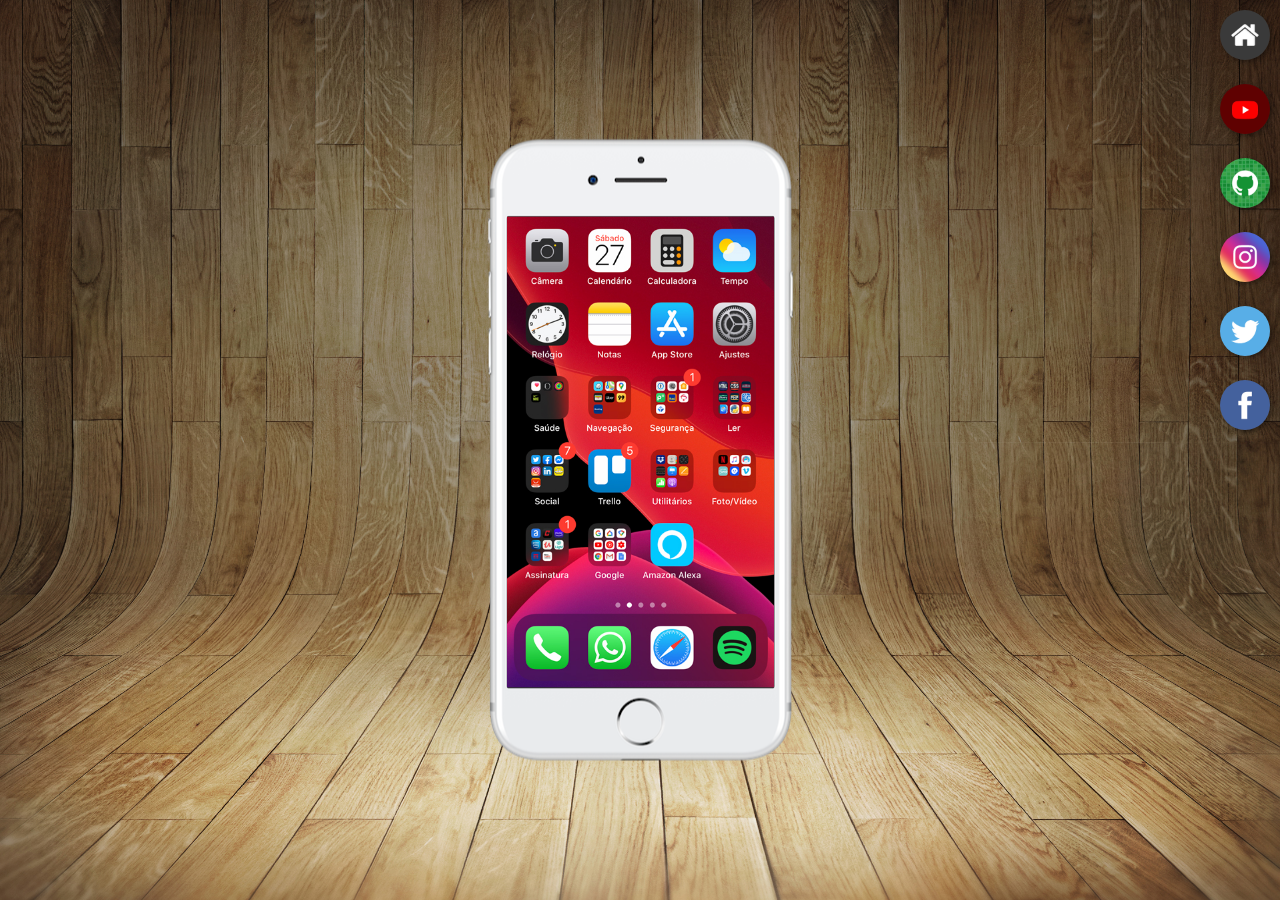
<file: index.html>
<!DOCTYPE html>
<html lang="pt-br">
<head>
  <meta charset="UTF-8">
  <meta name="viewport" content="width=device-width, initial-scale=1.0">
  <link rel="stylesheet" href="estilos/style.css">
  <link rel="shortcut icon" href="pacote-d013/favicon.ico" type="image/x-icon">
  <title>Projeto Redes Sociais</title>
</head>
<body>
      <main>
        <section id="telefone">
          <iframe src="home.html" name="tela" frameborder="0">
            Seu navegador não é compatível com isso.
          </iframe>
        </section>
        <section id="redes-sociais">
            <a href="home.html" target="tela"><img src="pacote-d013/imagens/logo-home.jpg" alt="Home"></a><br>
            <a href="yotube.html" target="tela"><img src="pacote-d013/imagens/logo-youtube.jpg" alt="Youtube"></a><br>
            <a href="github.html" target="tela"><img src="pacote-d013/imagens/logo-github.jpg" alt="Github"></a><br>
            <a href="instagram.html" target="tela"><img src="pacote-d013/imagens/logo-instagram.jpg" alt="instagram"></a><br>
            <a href="twiiter.html" target="tela"><img src="pacote-d013/imagens/logo-twitter.jpg" alt="Twitter"></a><br>
            <a href="facebook.html" target="tela"><img src="pacote-d013/imagens/logo-facebook.jpg" alt="Facebook"></a>
        </section>
      </main>
</body>
</html>
</file>
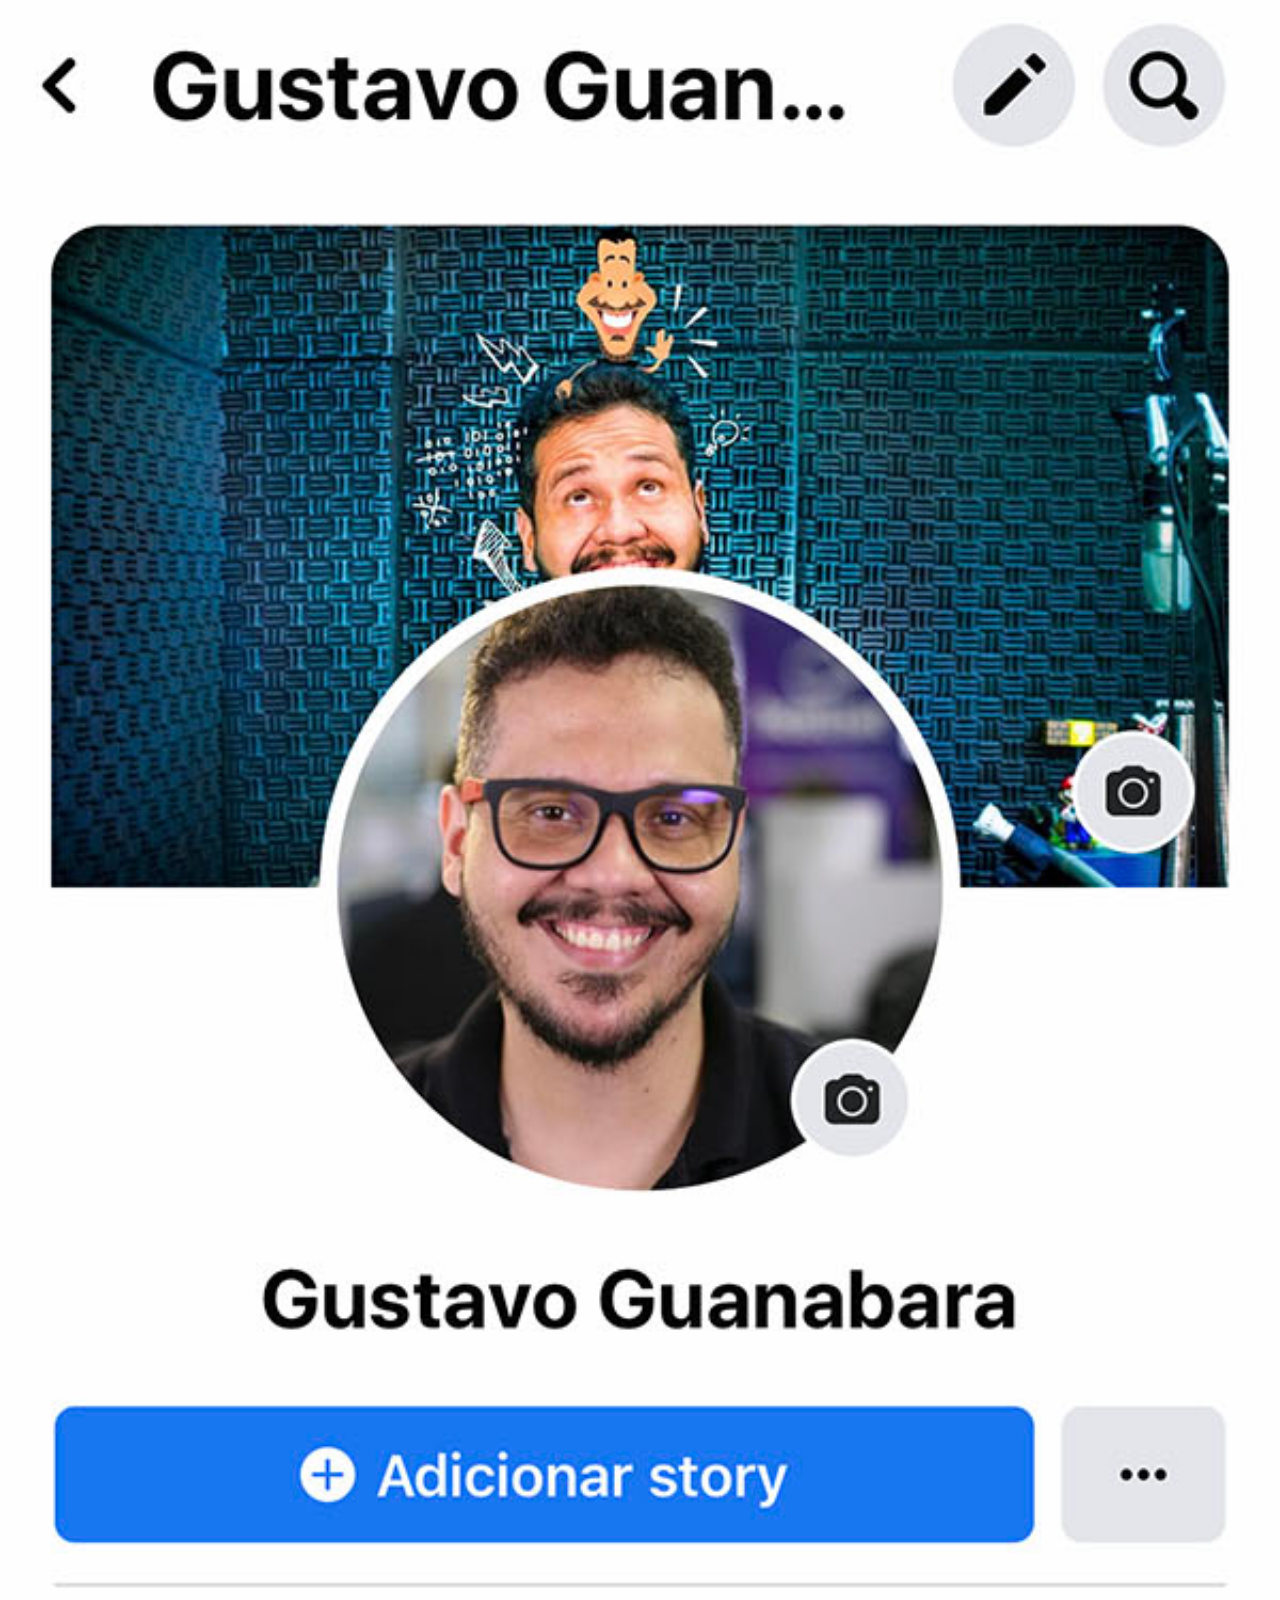
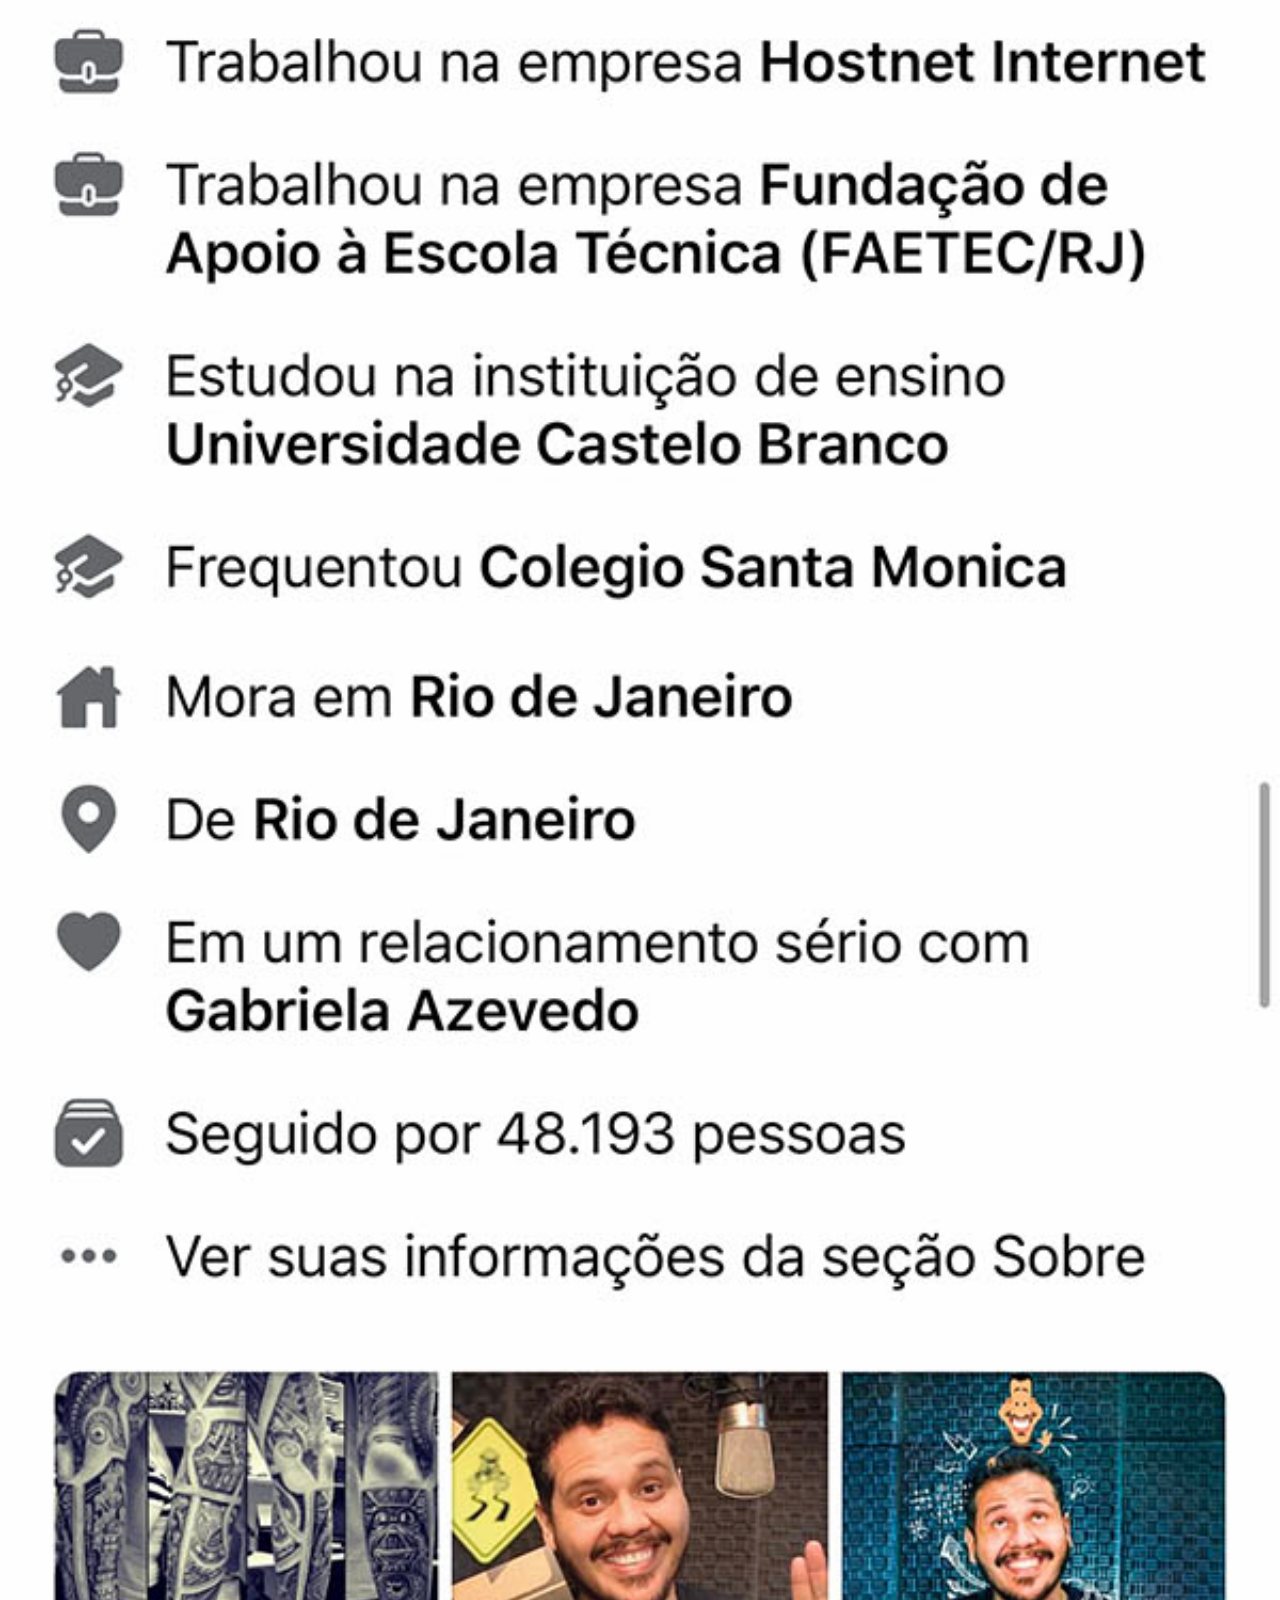
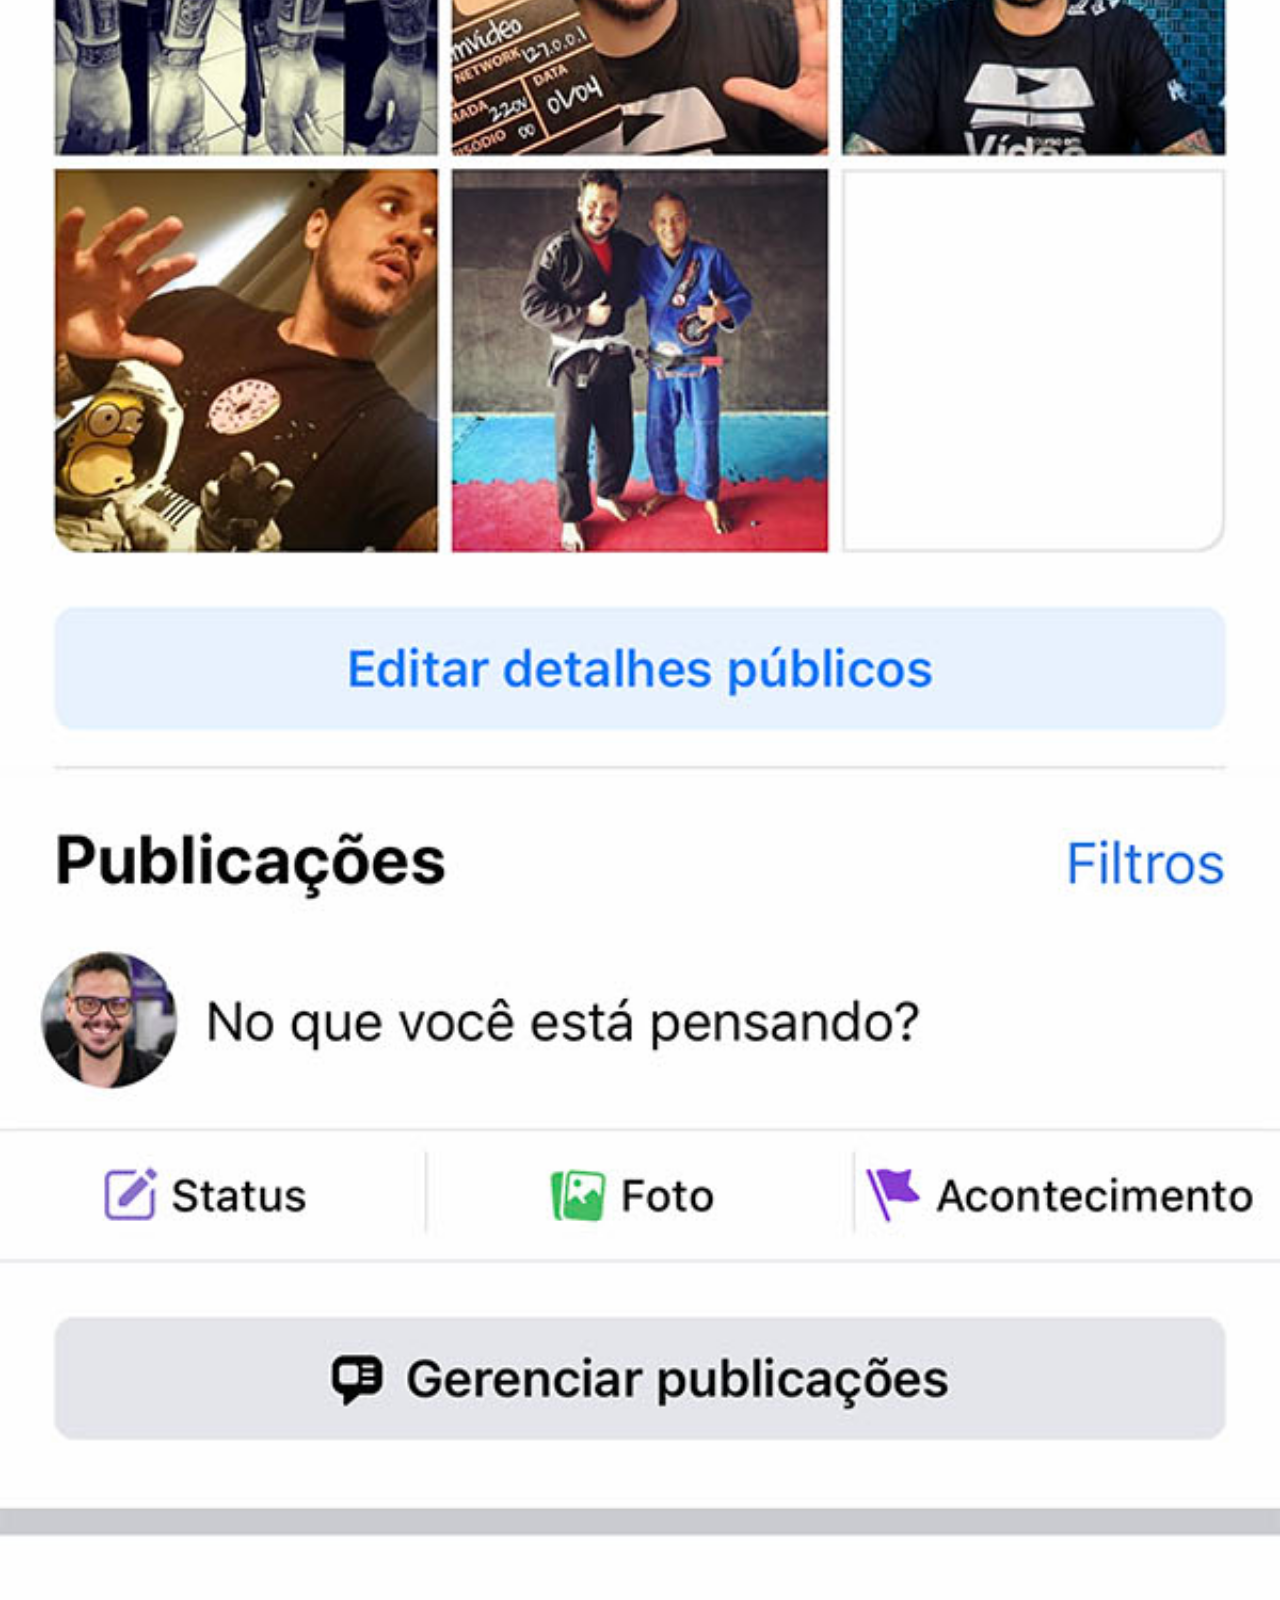
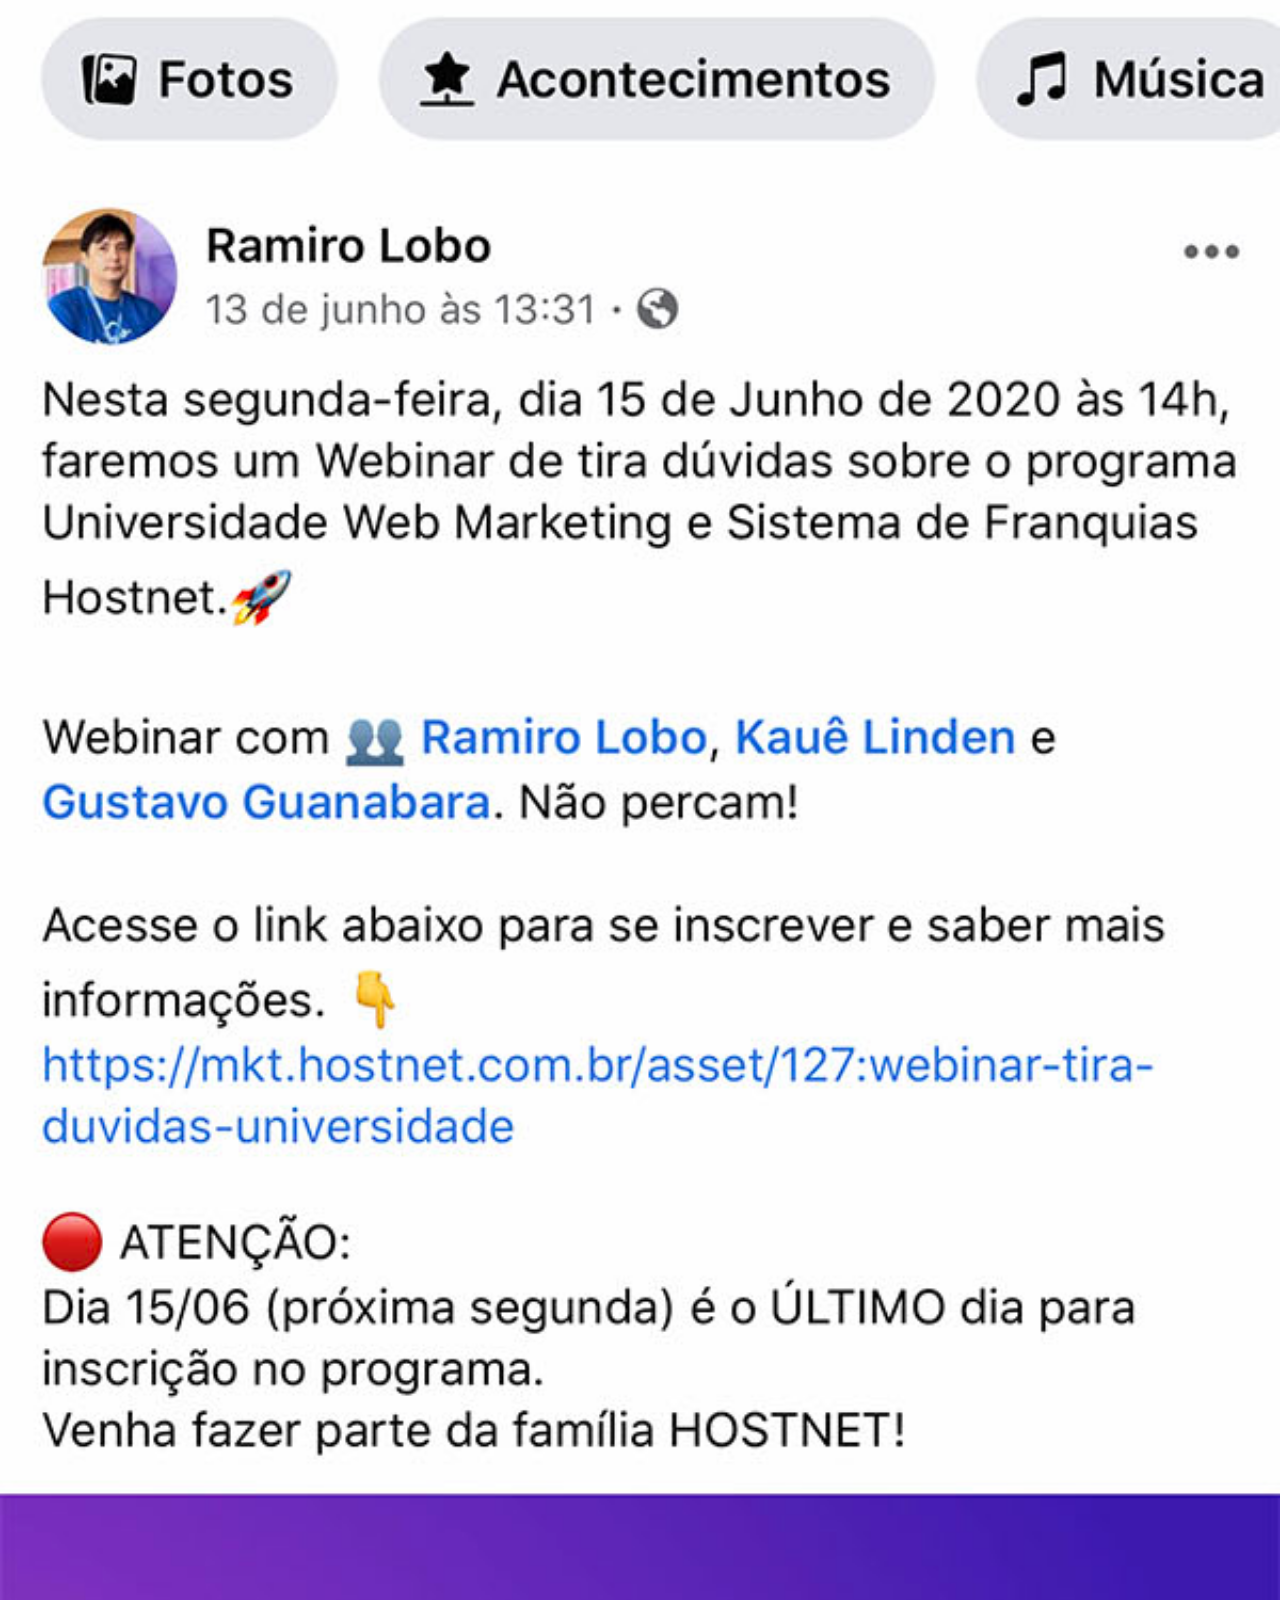
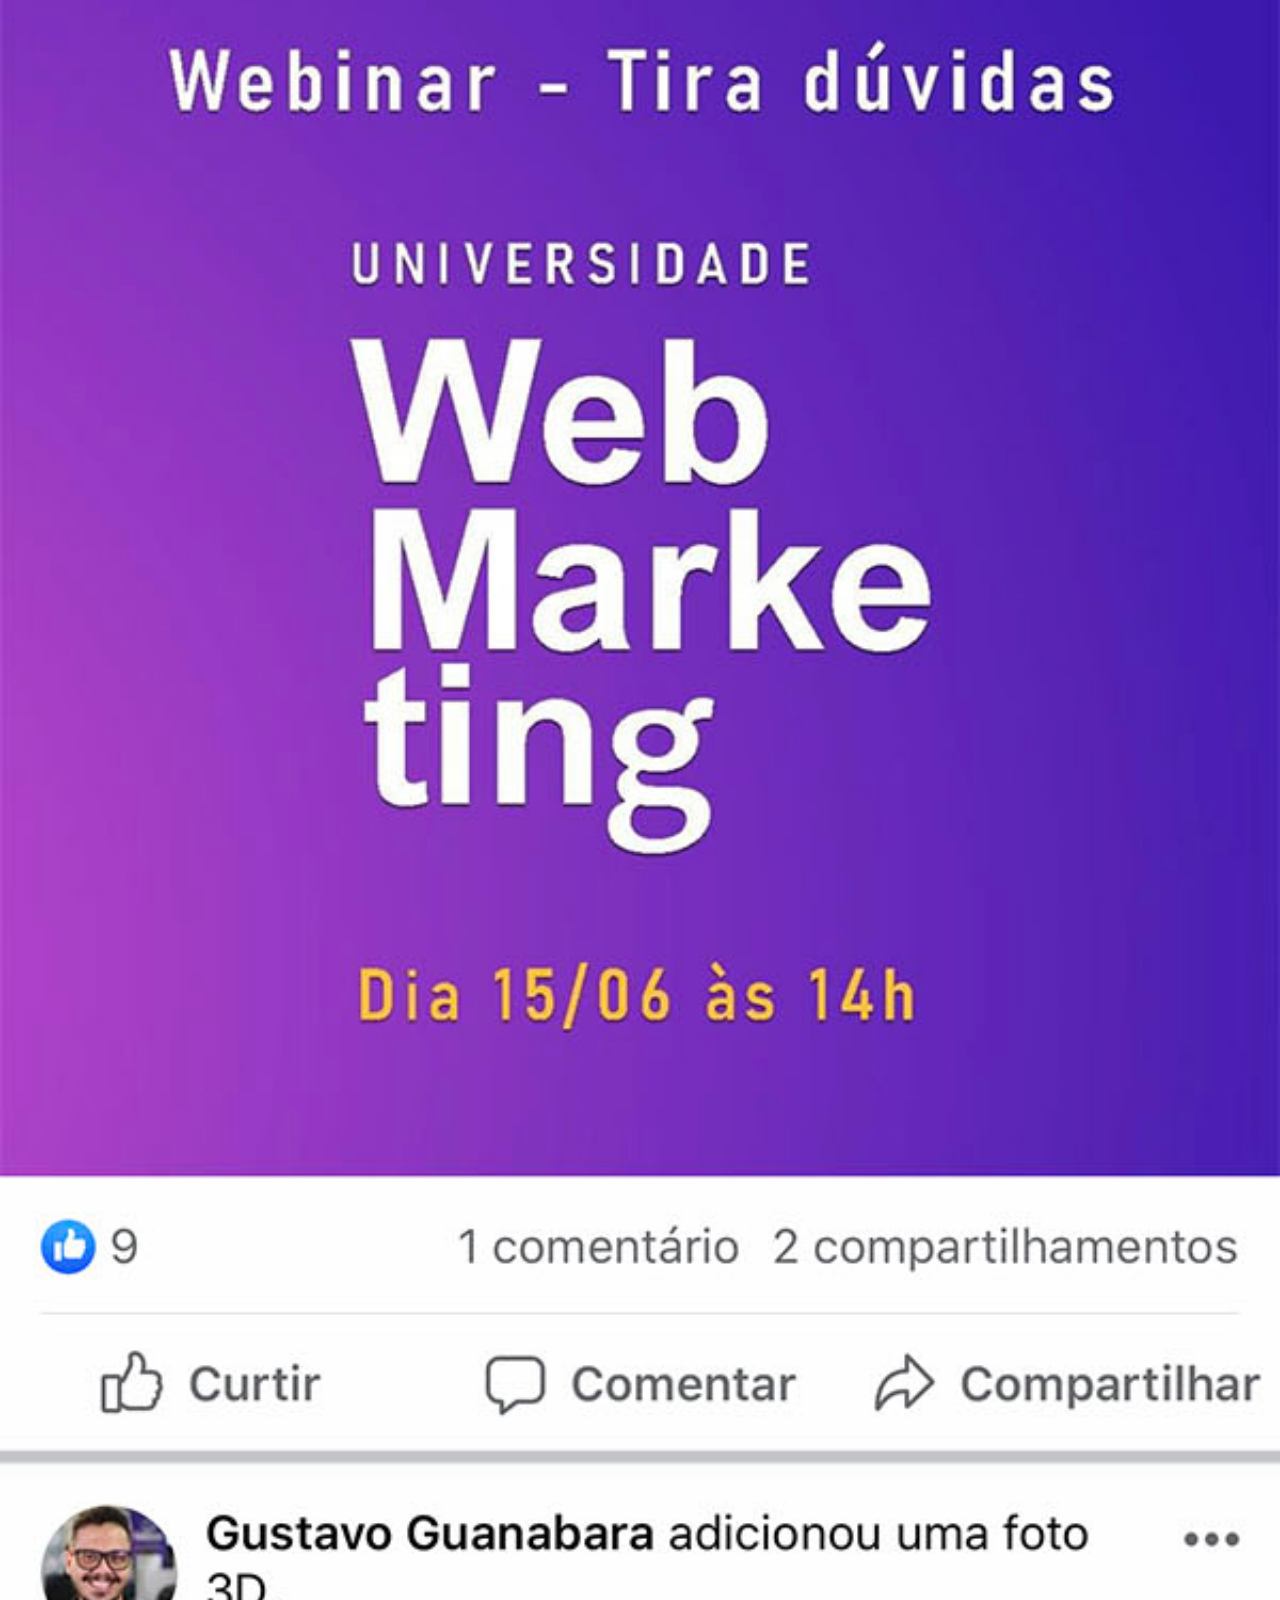
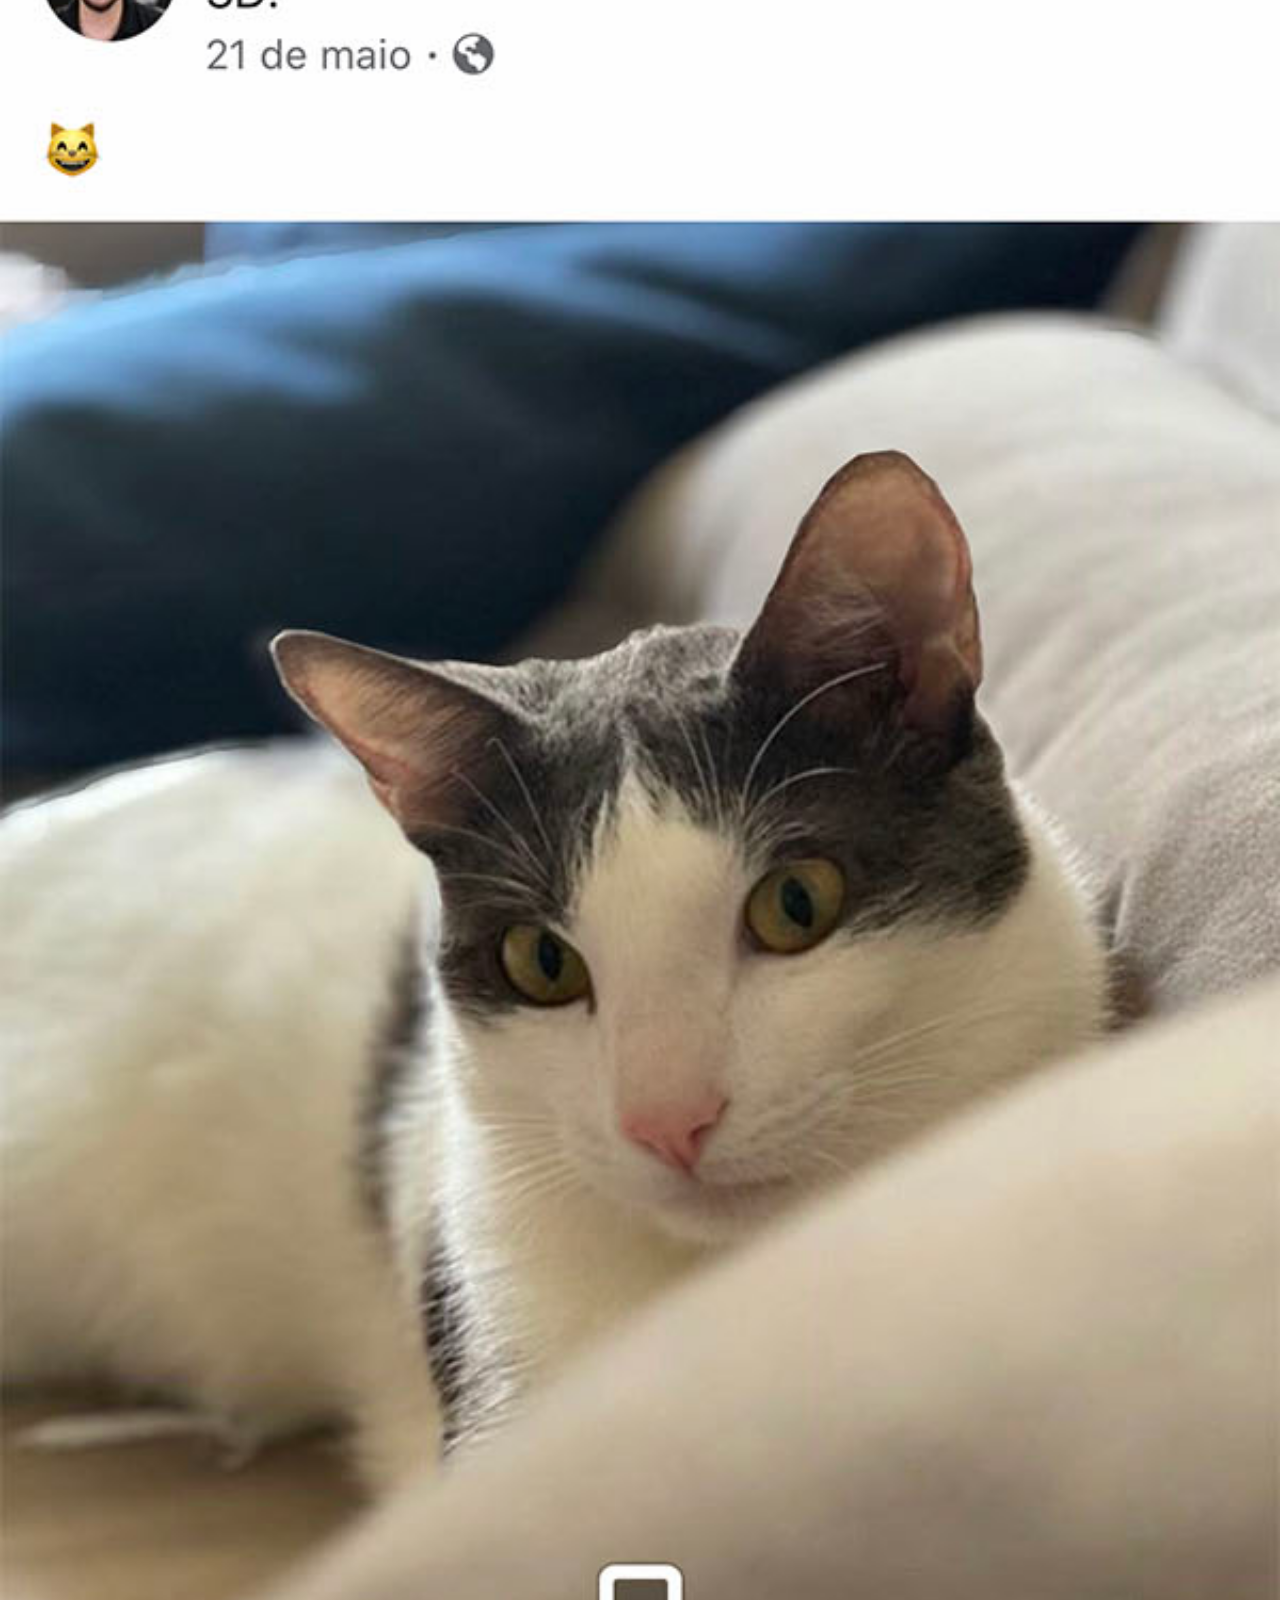
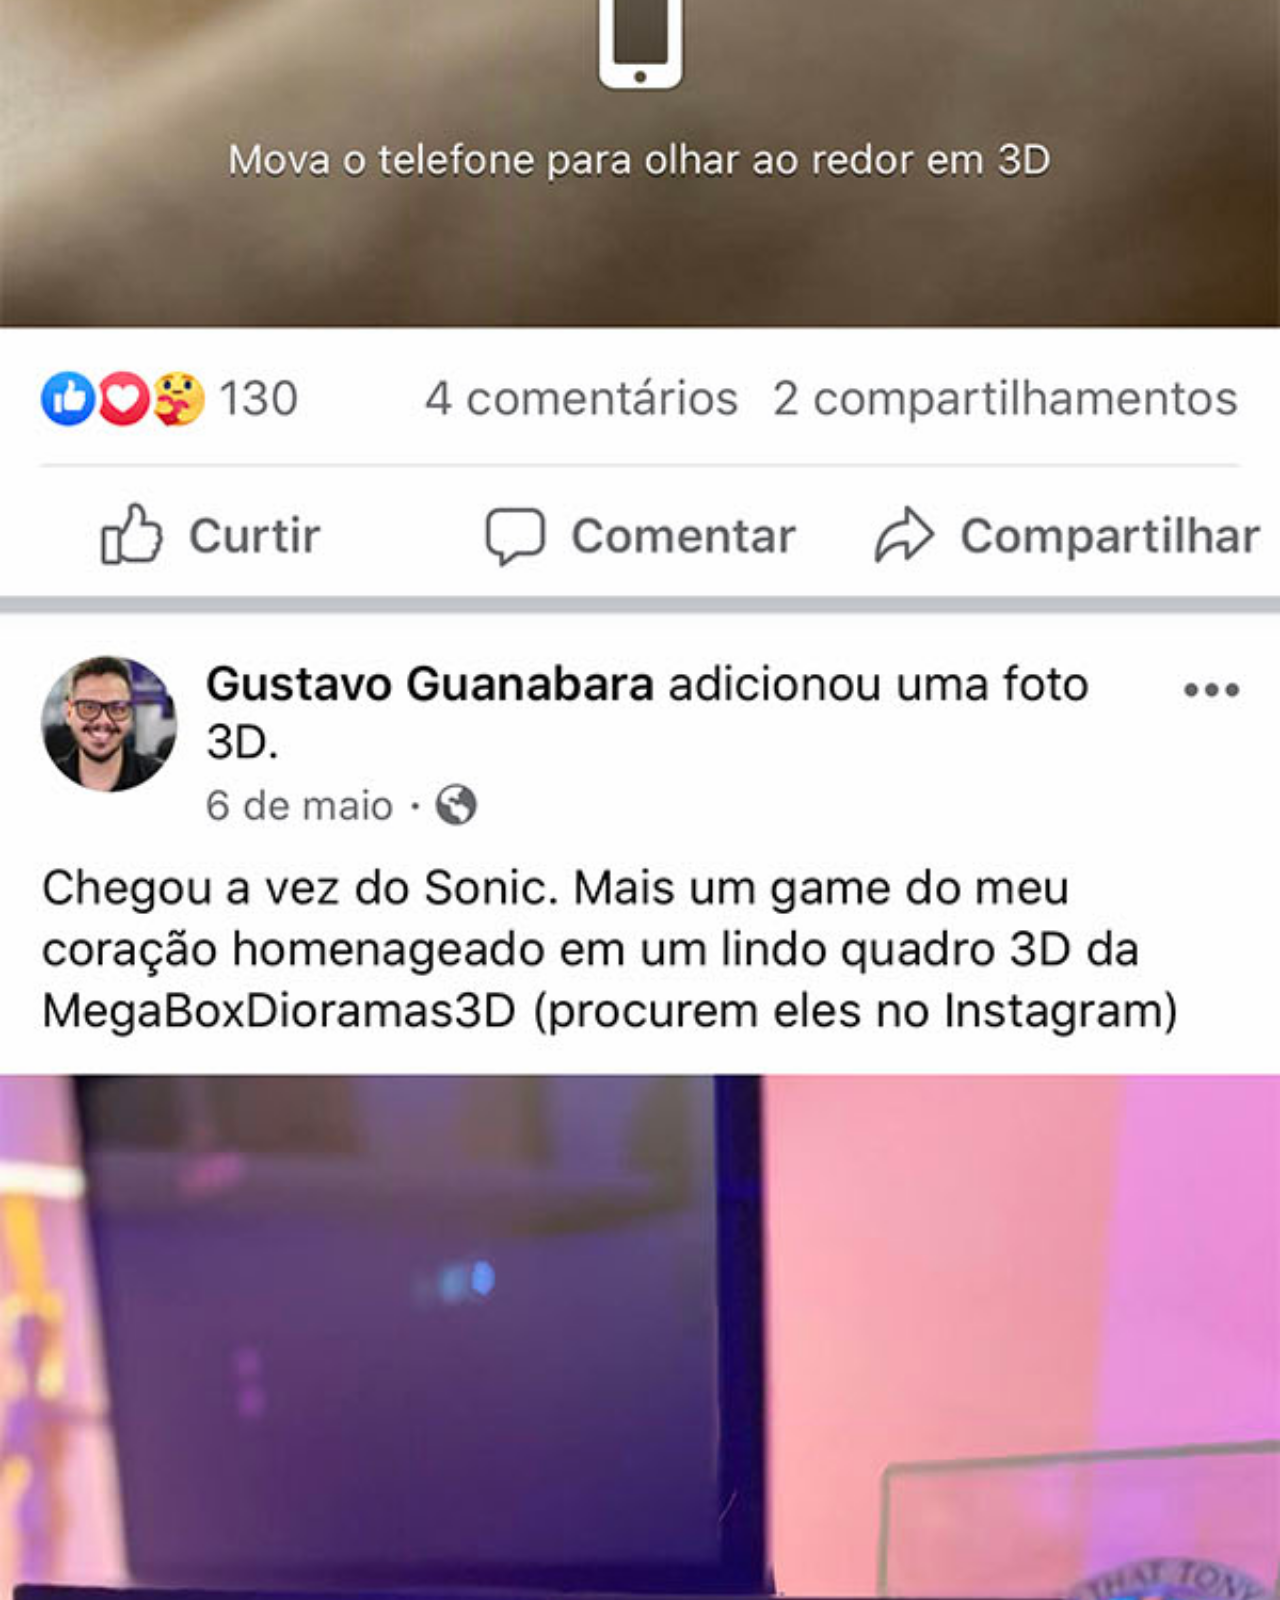
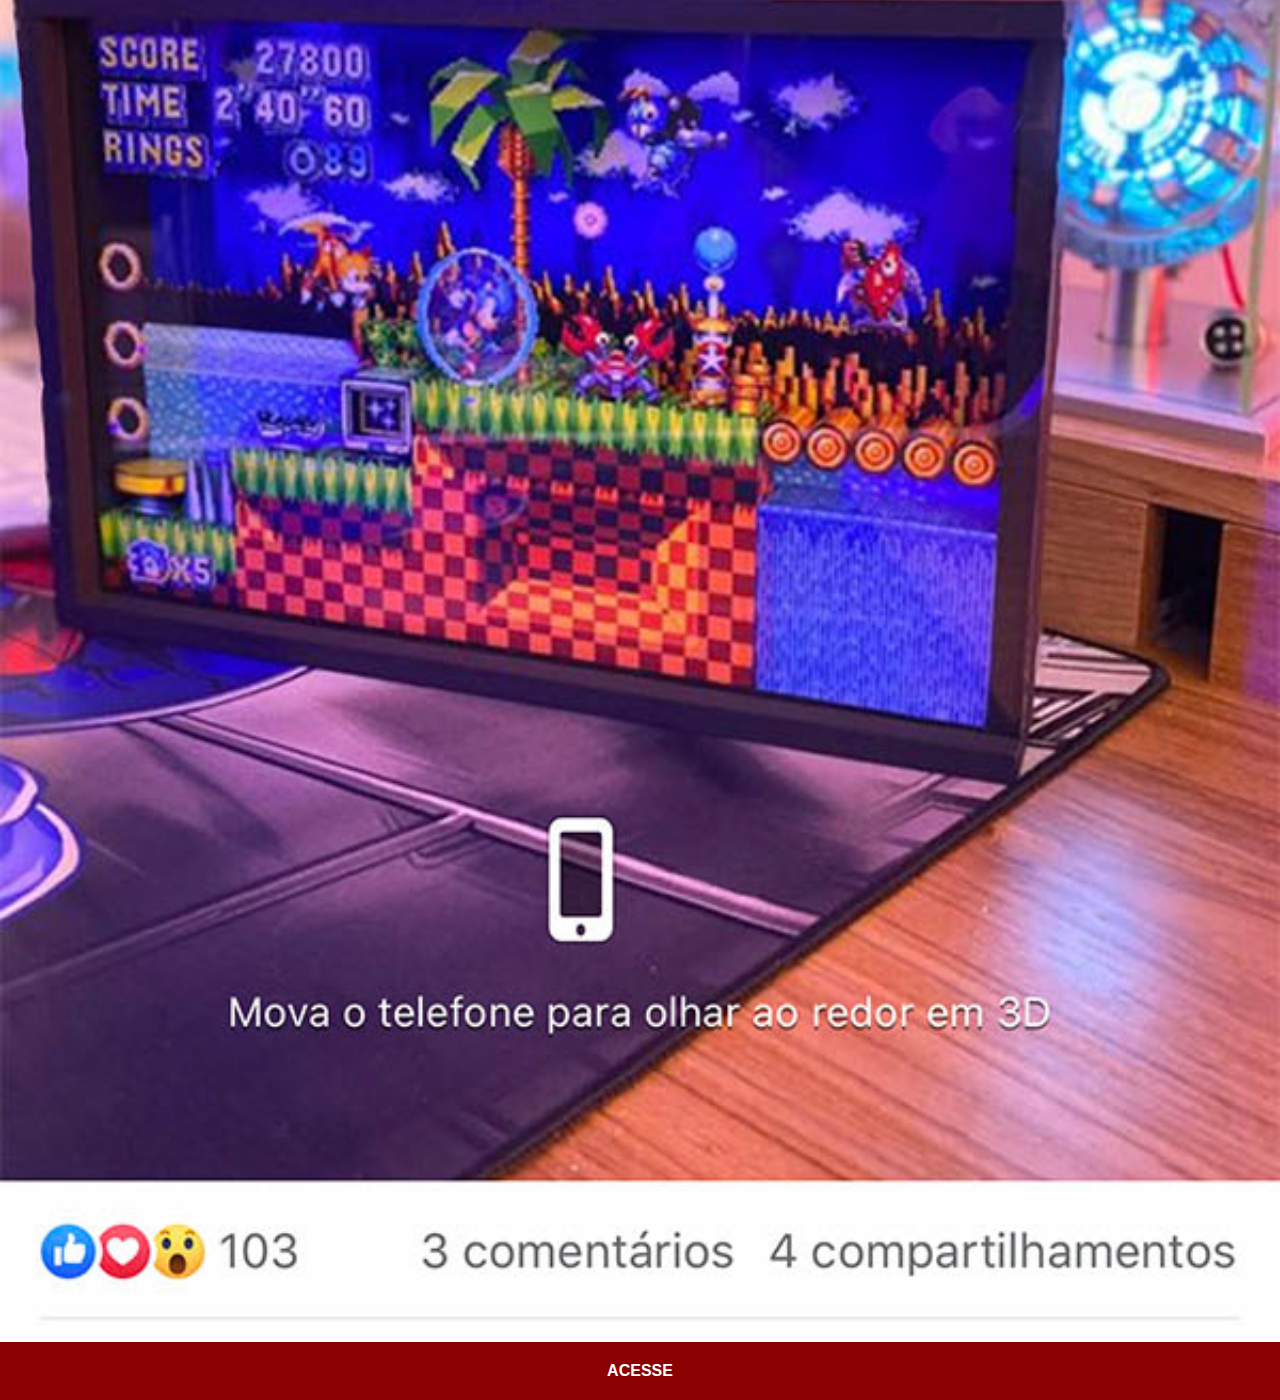
<file: facebook.html>
<!DOCTYPE html>
<html lang="pt-br">
<head>
  <meta charset="UTF-8">
  <meta name="viewport" content="width=device-width, initial-scale=1.0">
  <title>Facebook</title>
  <link rel="stylesheet" href="estilos/social.css">
</head>
<body>
    <img src="pacote-d013/imagens/tela-facebook.jpg" alt="Facebook">
    <a href="https://www.facebook.com/gustavoguanabara/?locale=pt_BR" target="_blank">ACESSE</a>
</body>
</html>
</file>
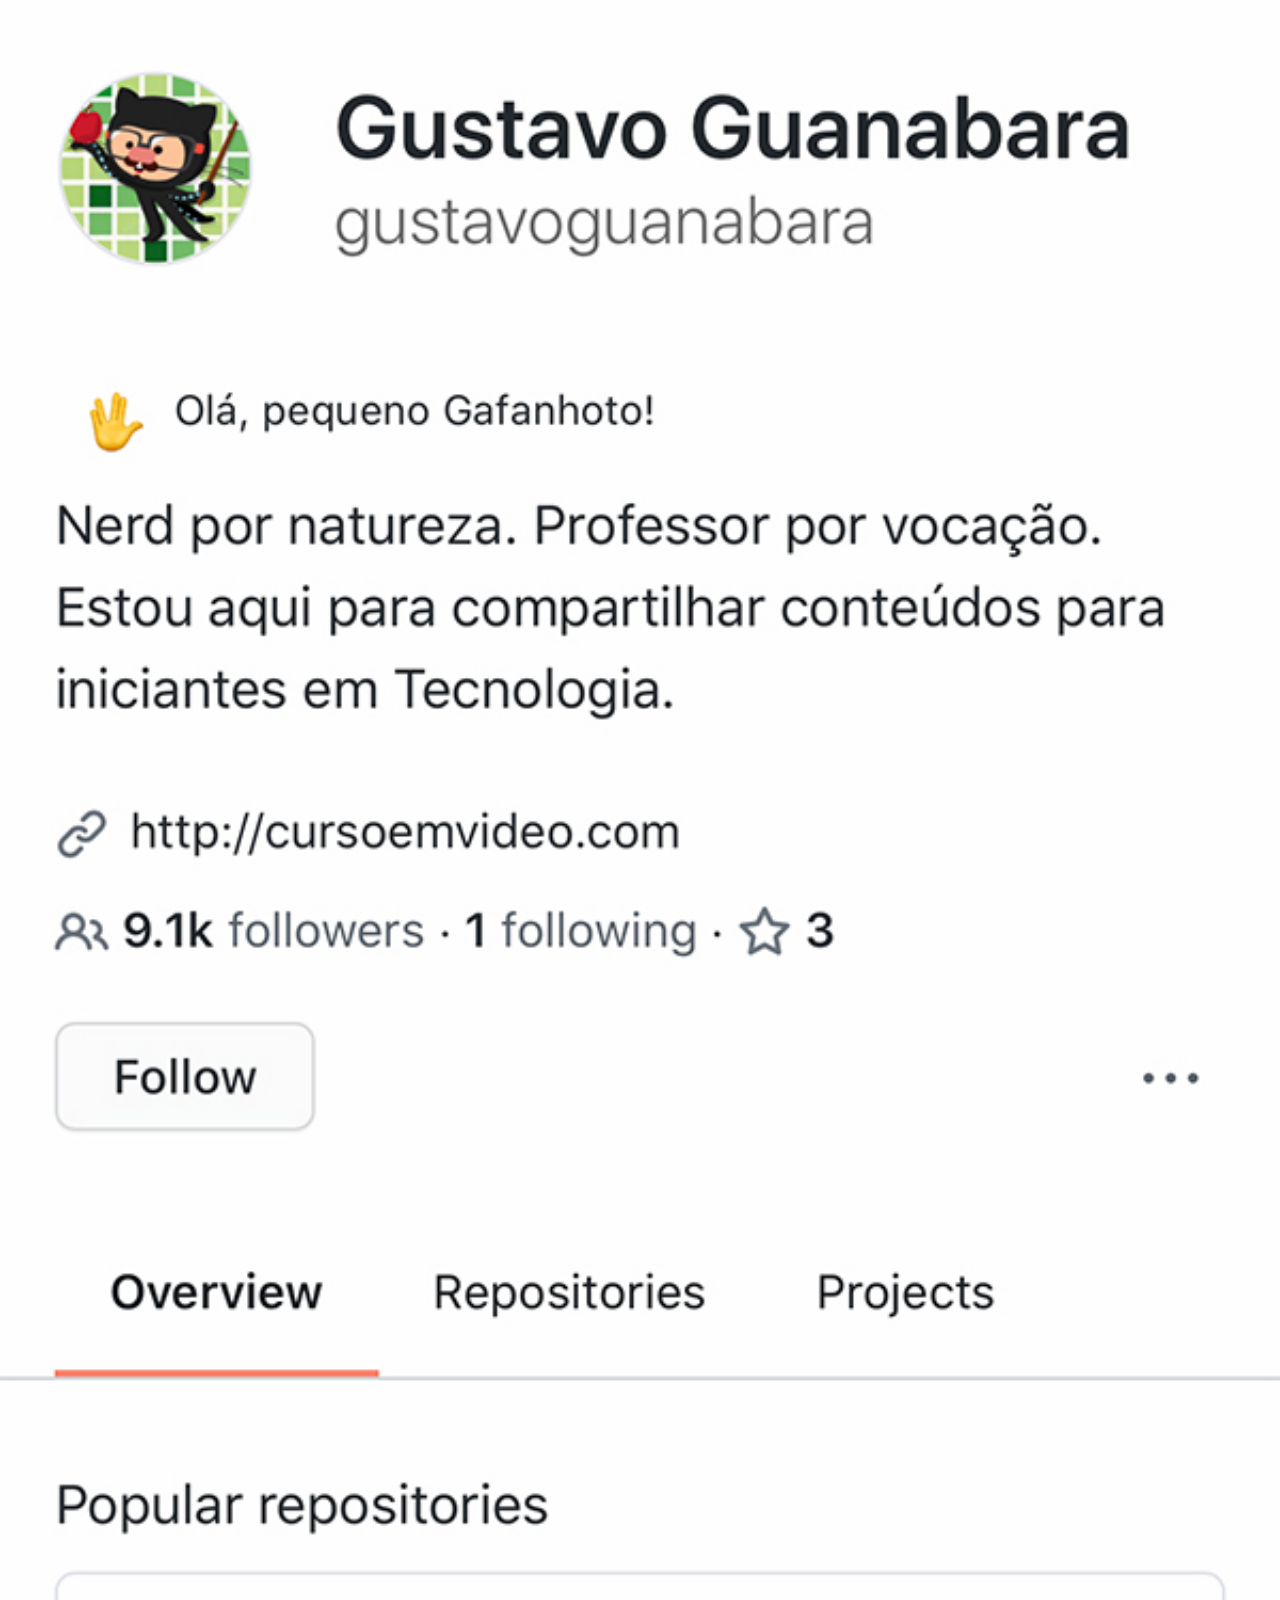
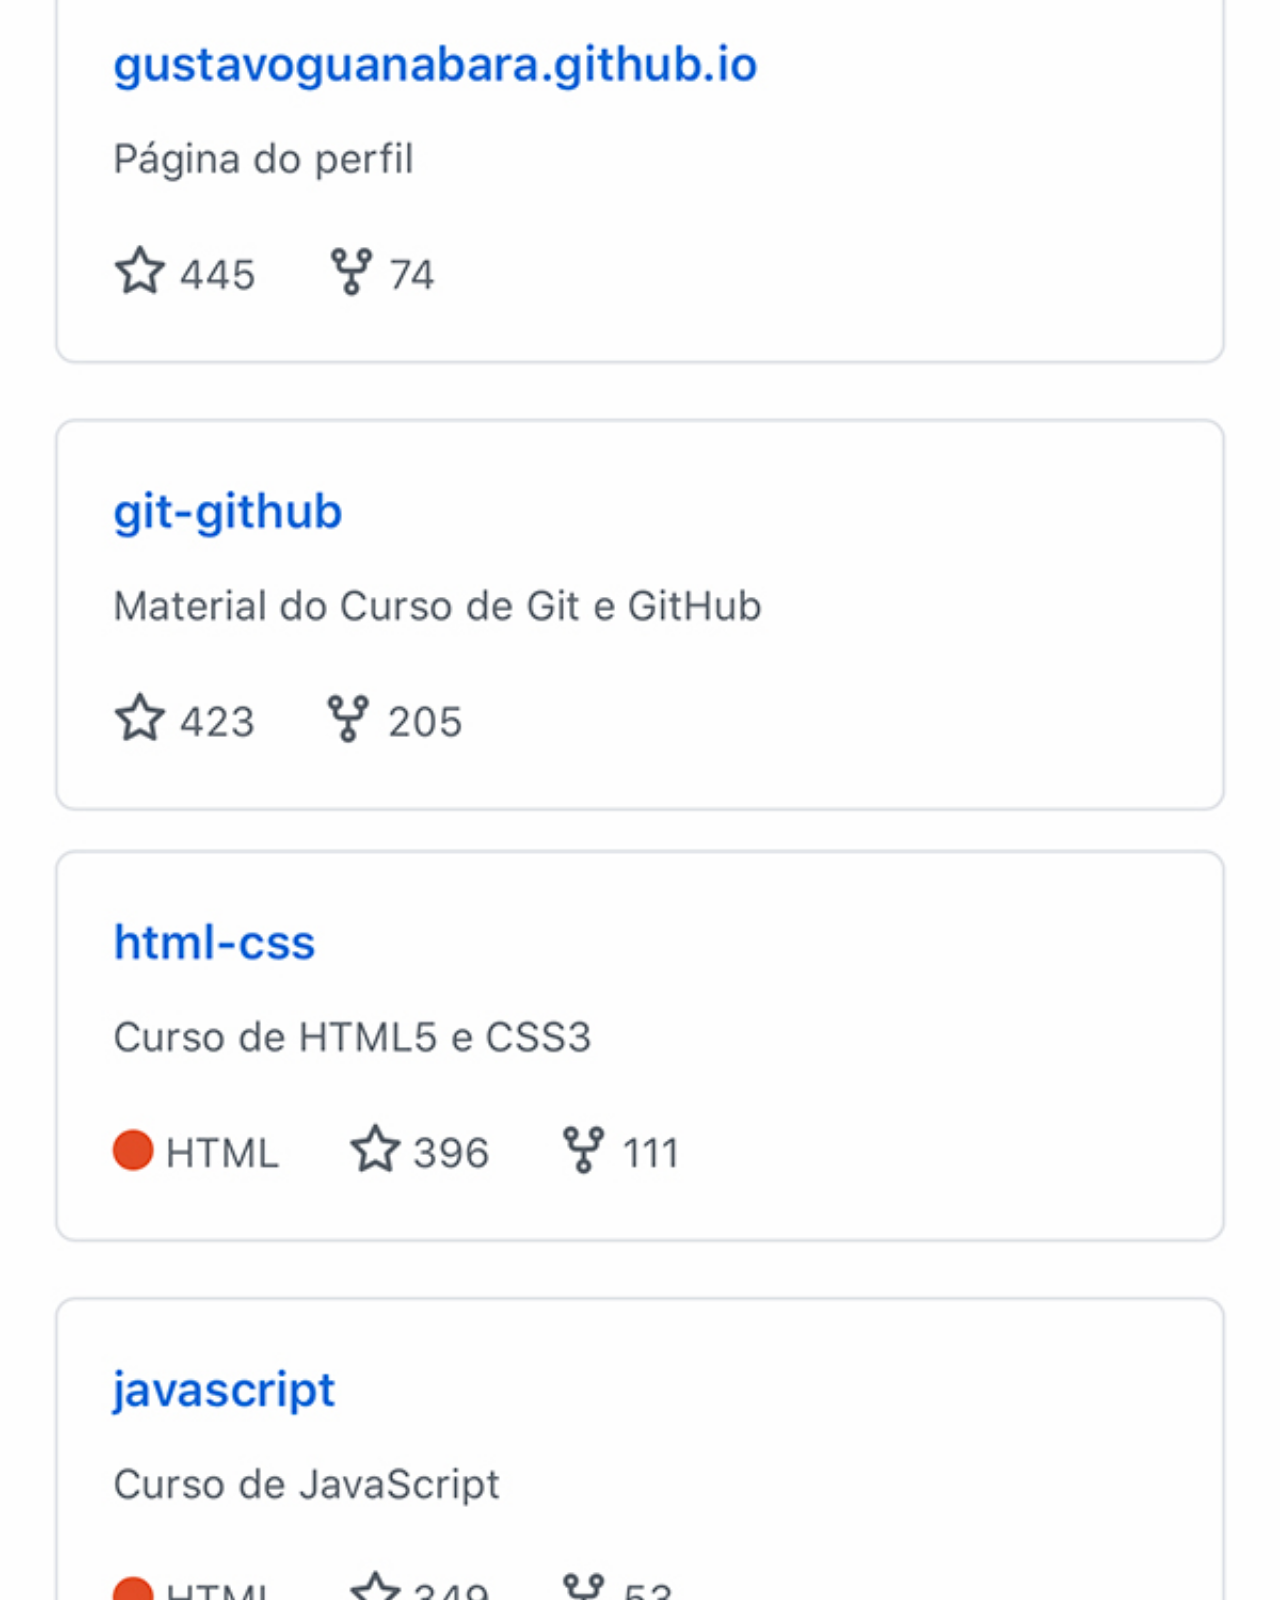
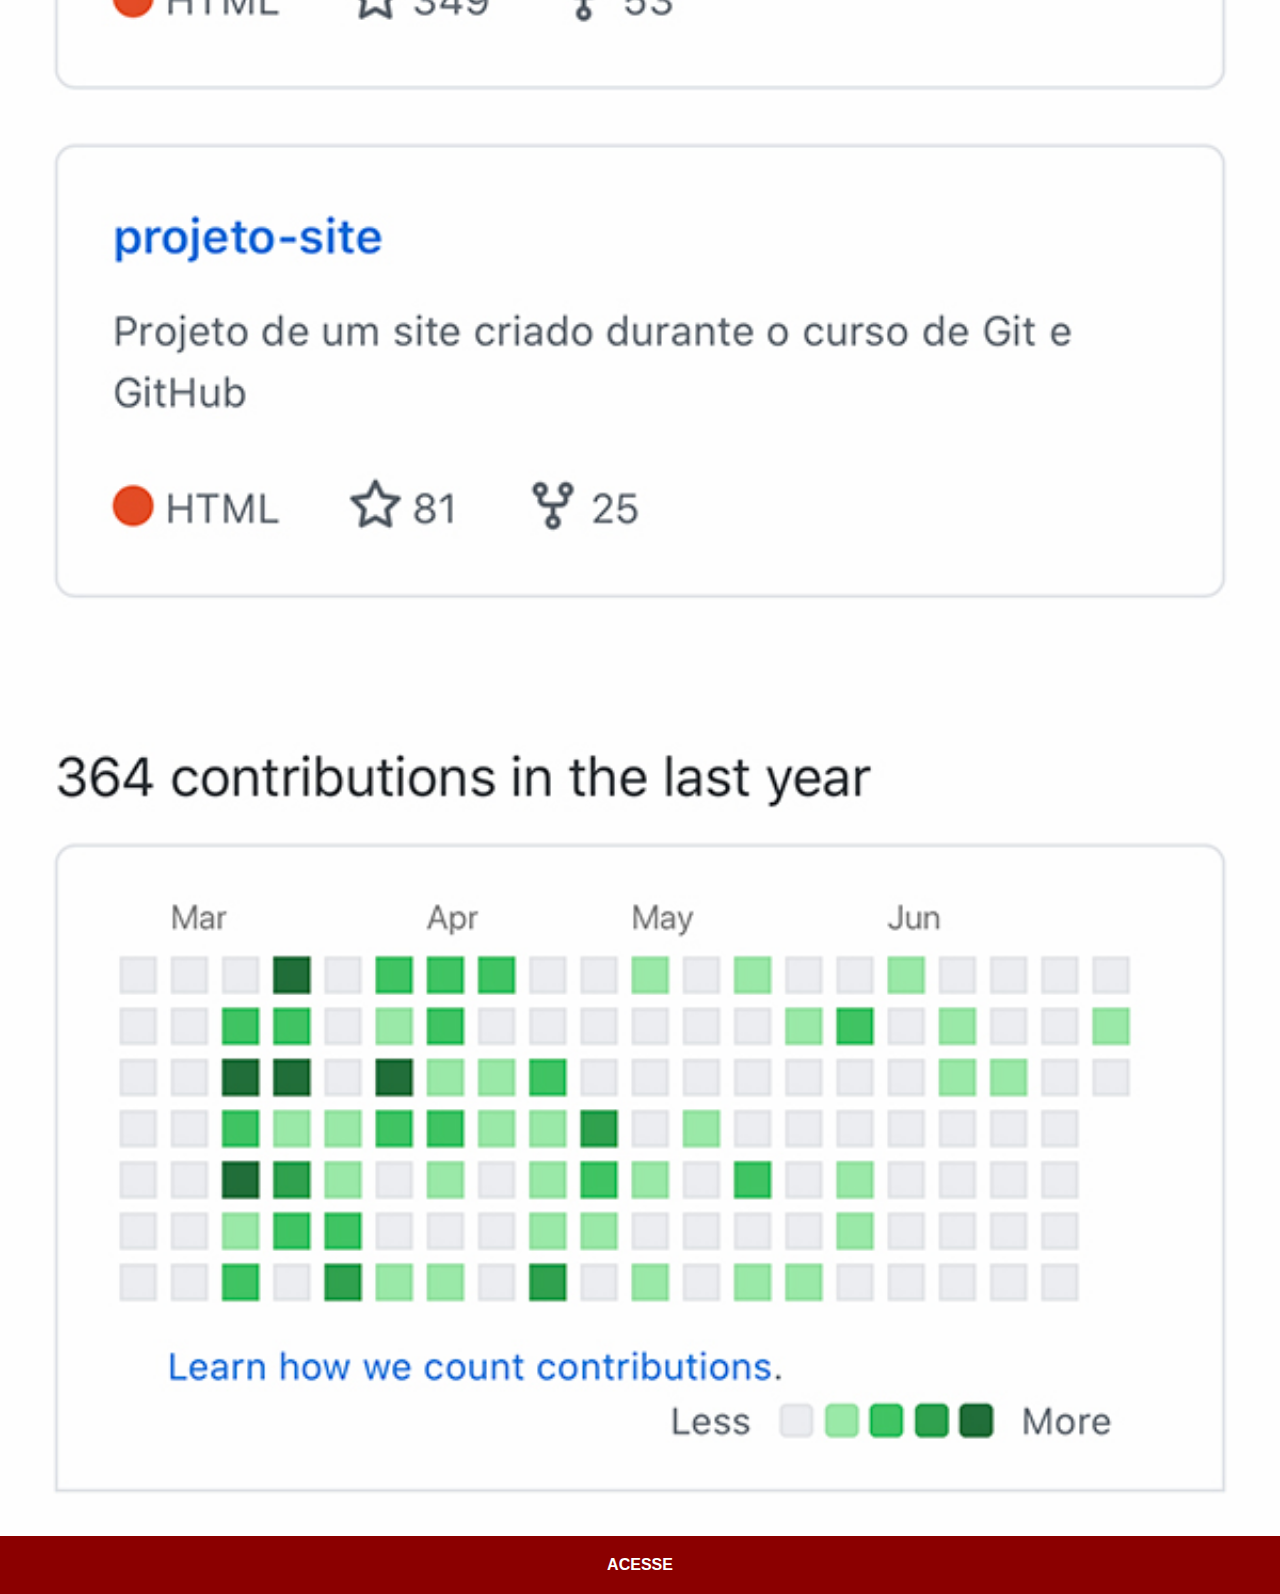
<file: github.html>
<!DOCTYPE html>
<html lang="pt-br">
<head>
  <meta charset="UTF-8">
  <meta name="viewport" content="width=device-width, initial-scale=1.0">
  <title>Github</title>
  <link rel="stylesheet" href="estilos/social.css">
</head>
<body>
    <img src="pacote-d013/imagens/tela-github.jpg" alt="Gitbuh">
    <a href="https://github.com/gustavoguanabara" target="_blank">ACESSE</a>
</body>
</html>
</file>
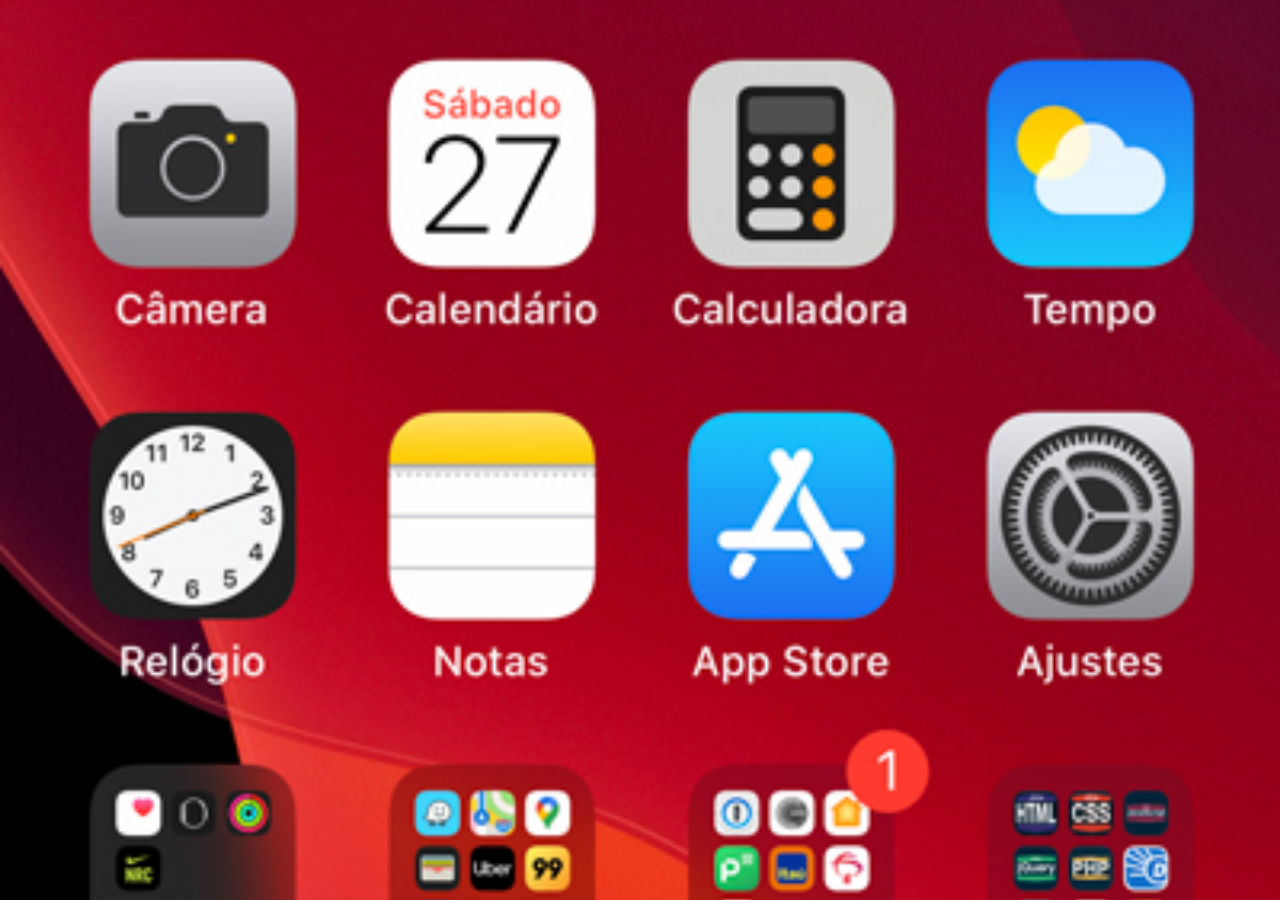
<file: home.html>
<!DOCTYPE html>
<html lang="pt-br">
<head>
  <meta charset="UTF-8">
  <meta name="viewport" content="width=device-width, initial-scale=1.0">
  <title>Home</title>
</head>
<style>
      *{
        margin: 0px;
        padding: 0px;
      }

      body{
        width: 100vw;
        height: 100vh;
        background: black url('pacote-d013/imagens/tela-home.jpg') no-repeat top center;
        background-size: cover;
      }

      
</style>
<body>

</body>
</html>
</file>
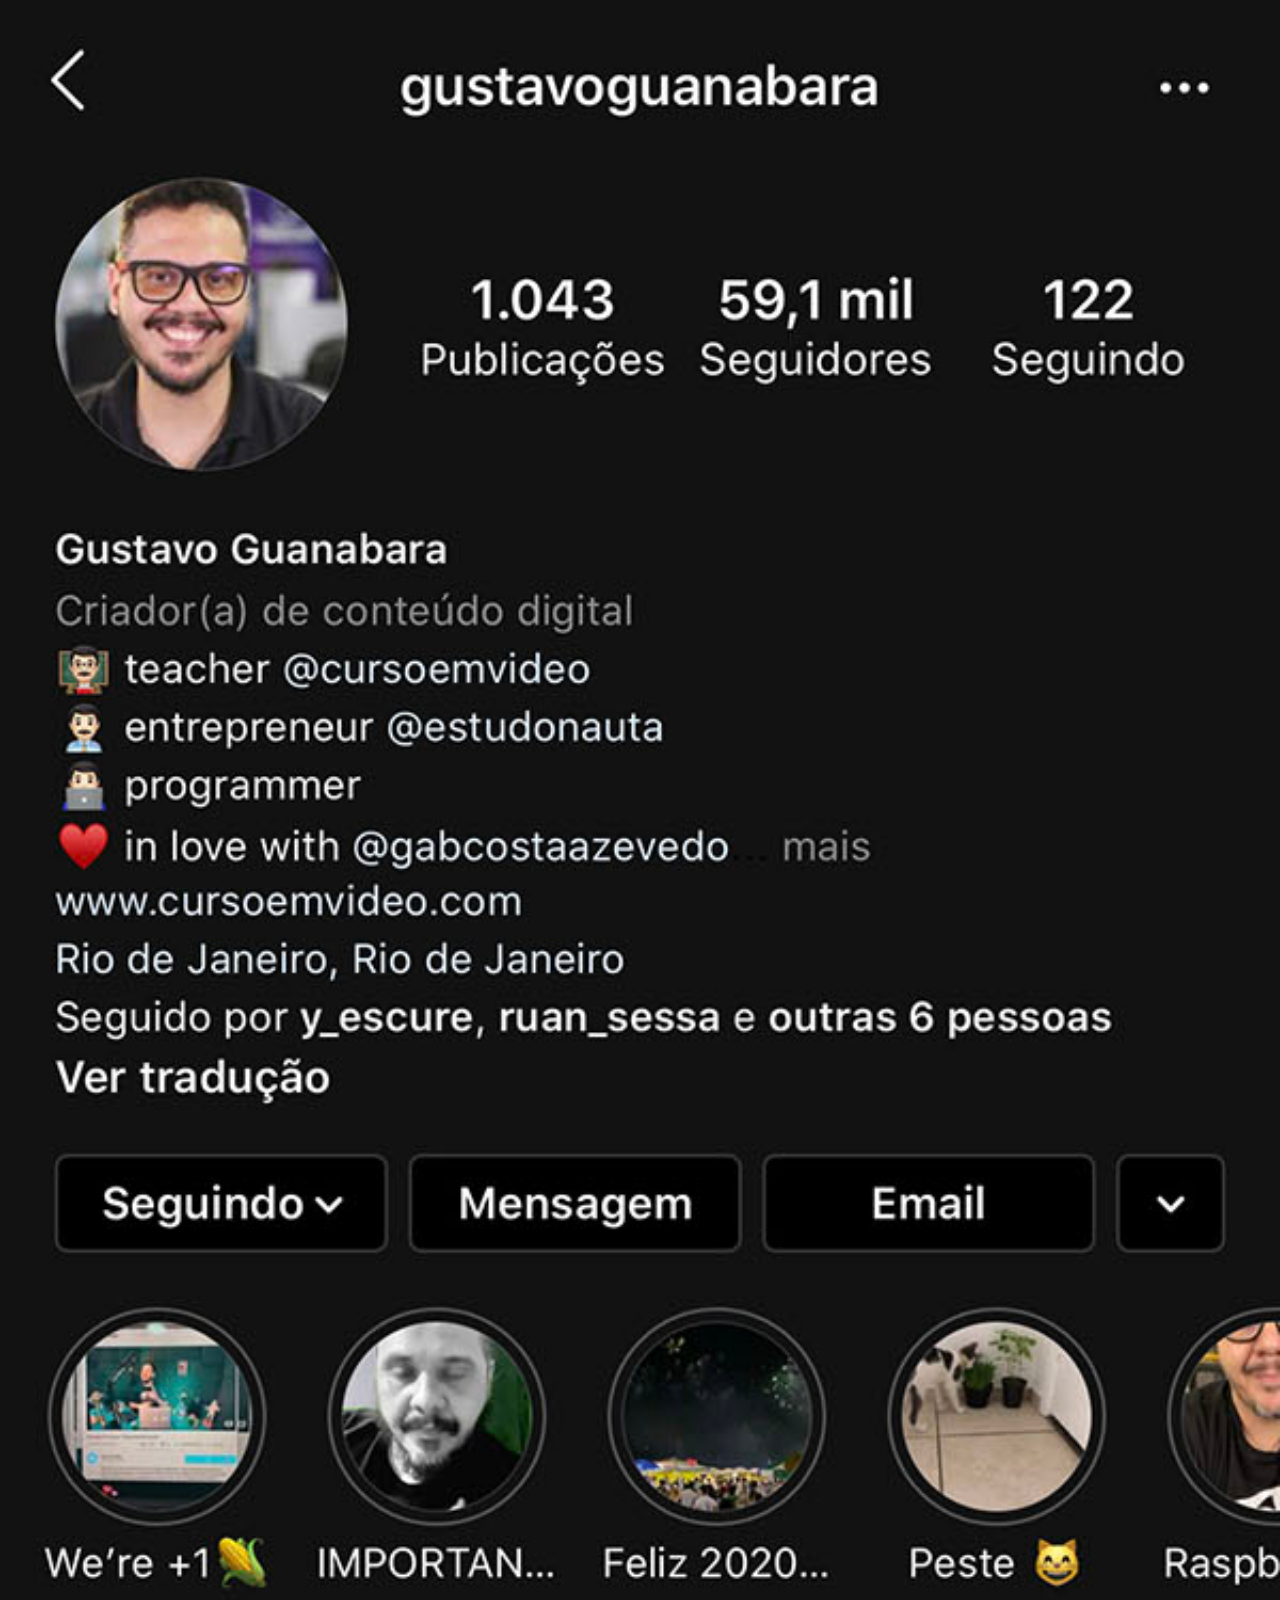
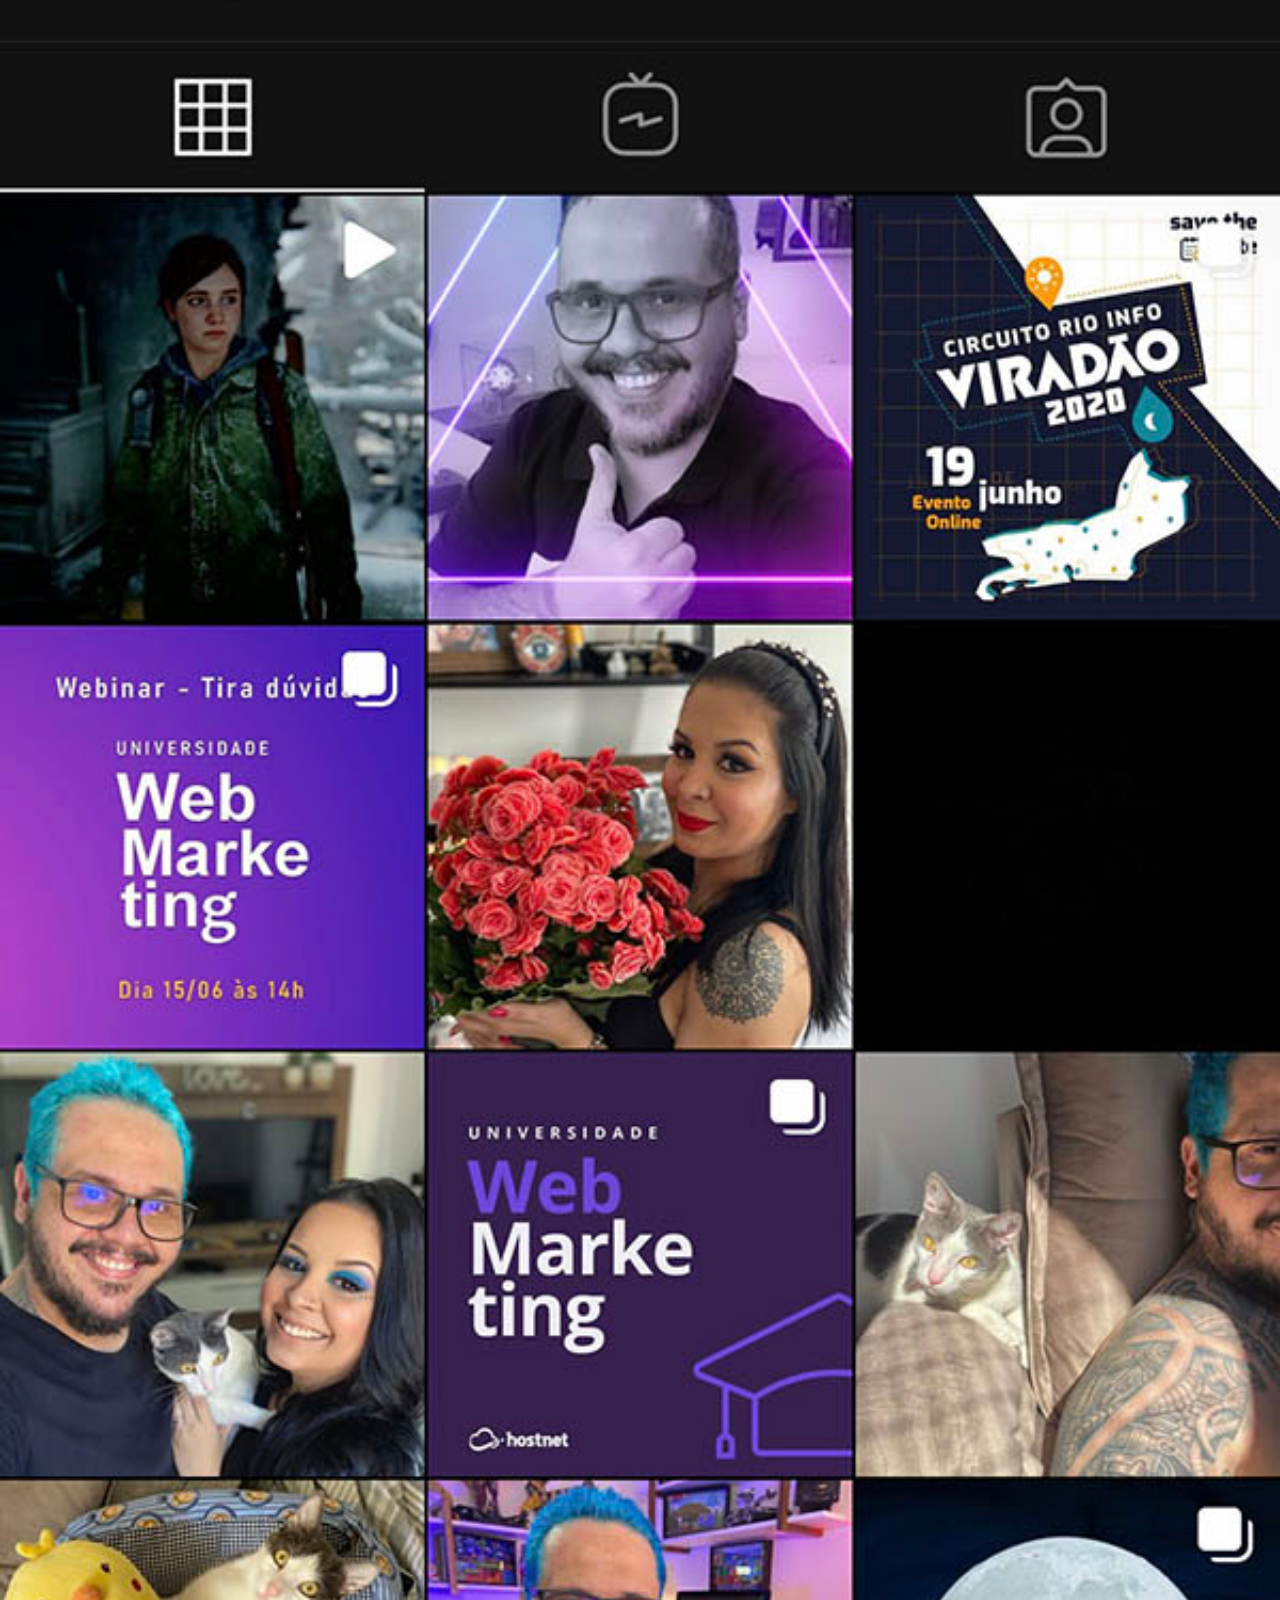
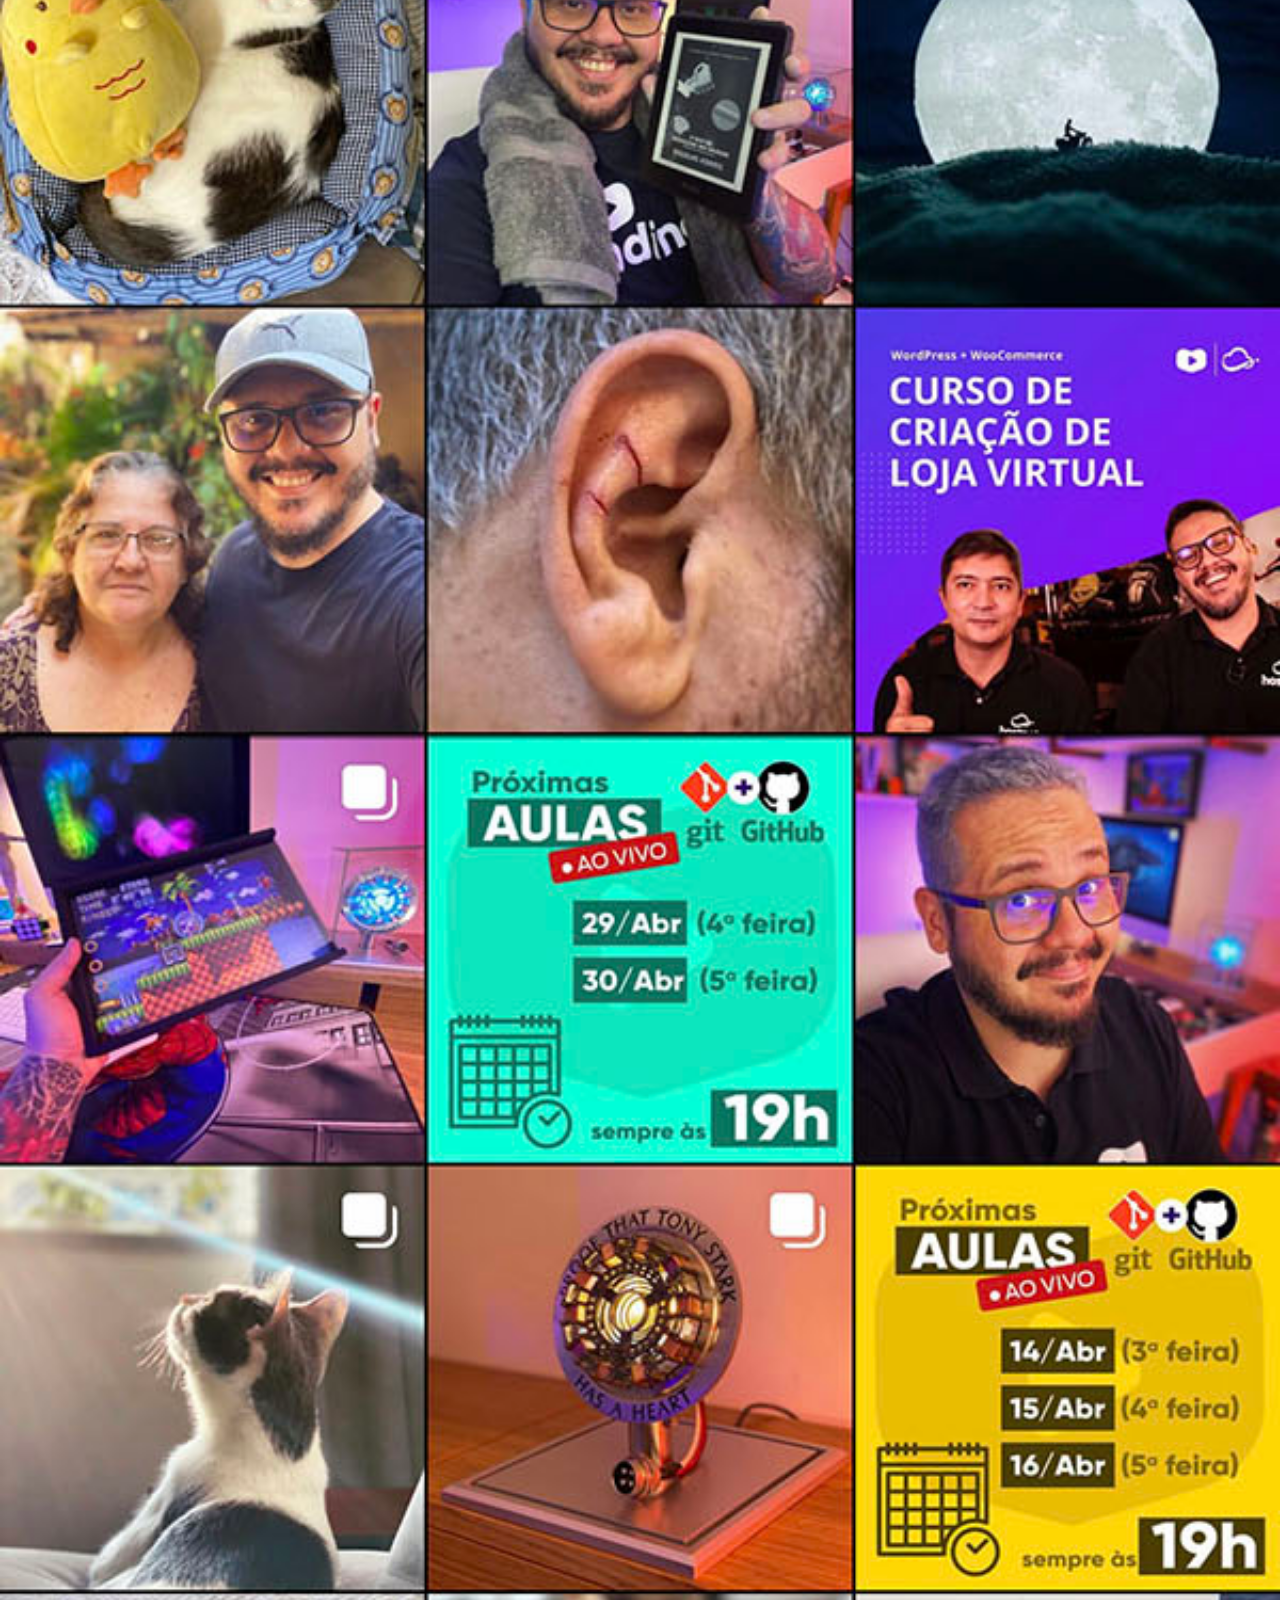
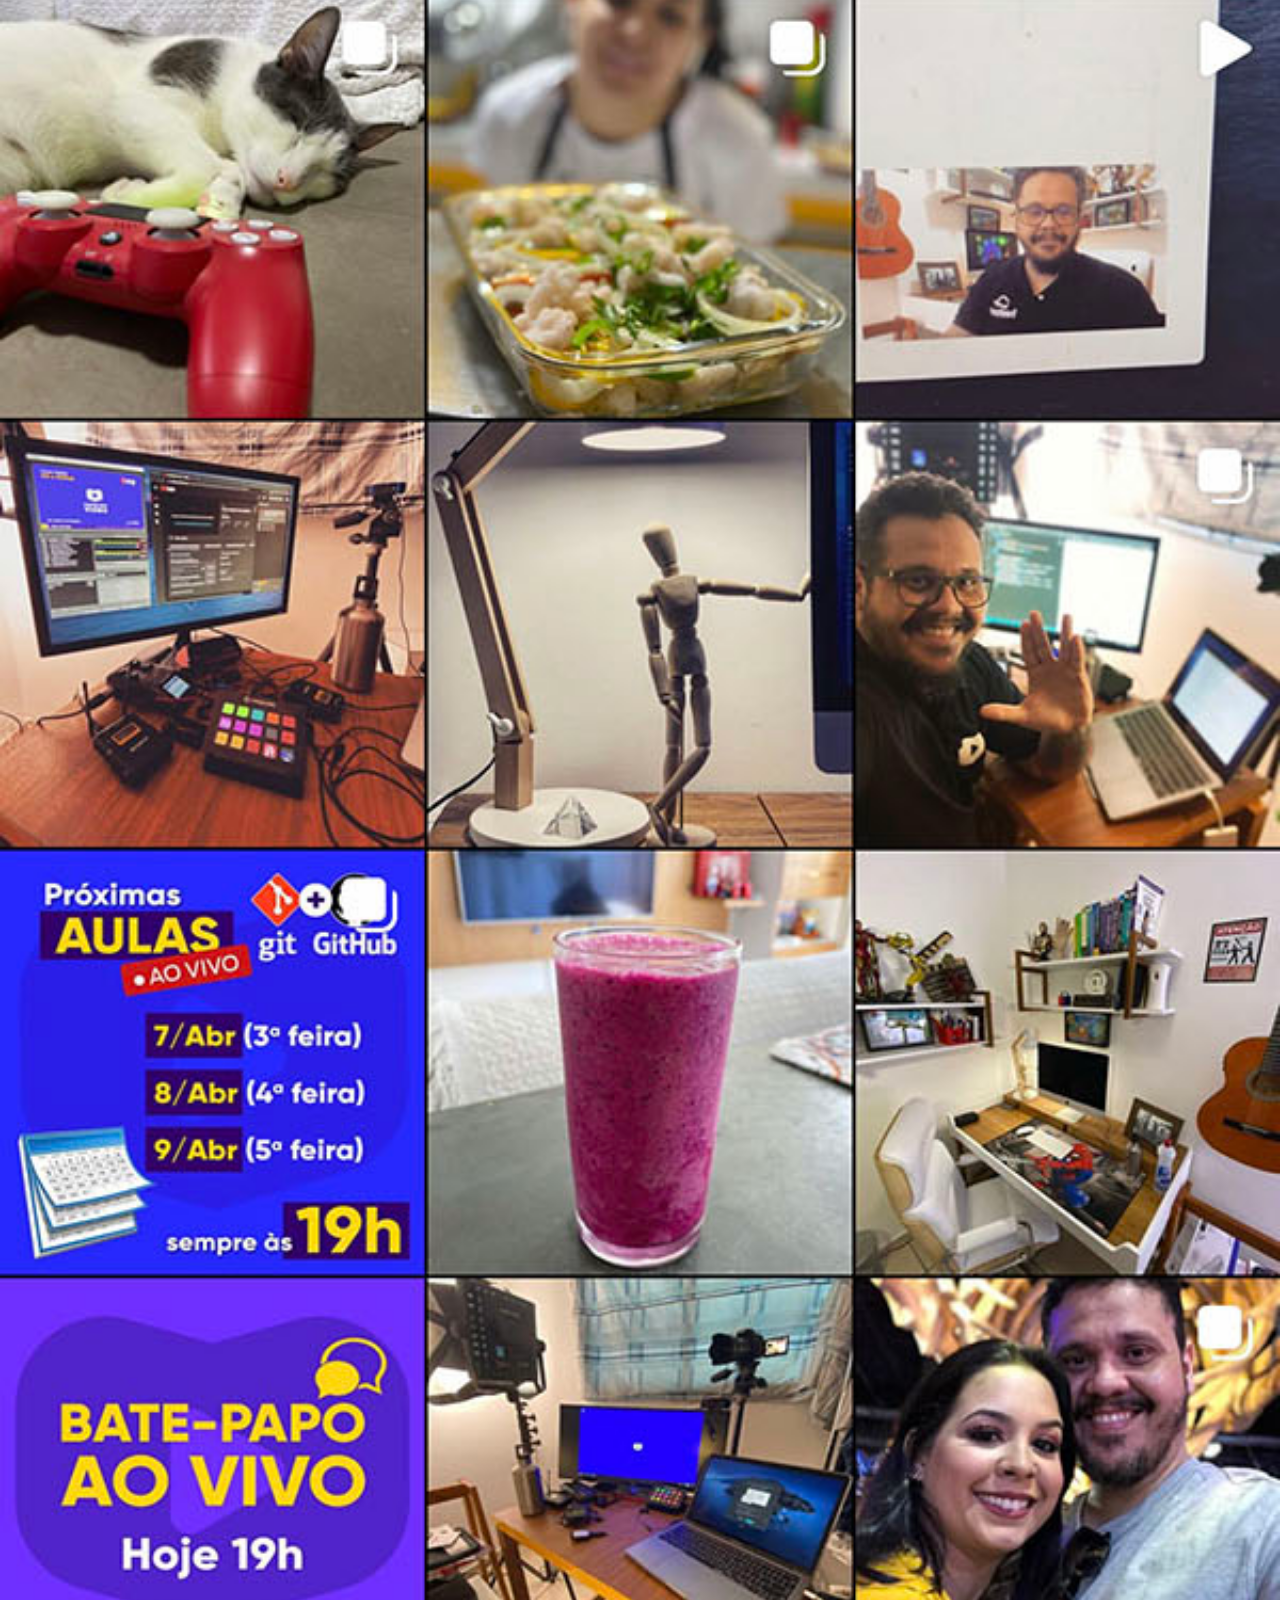
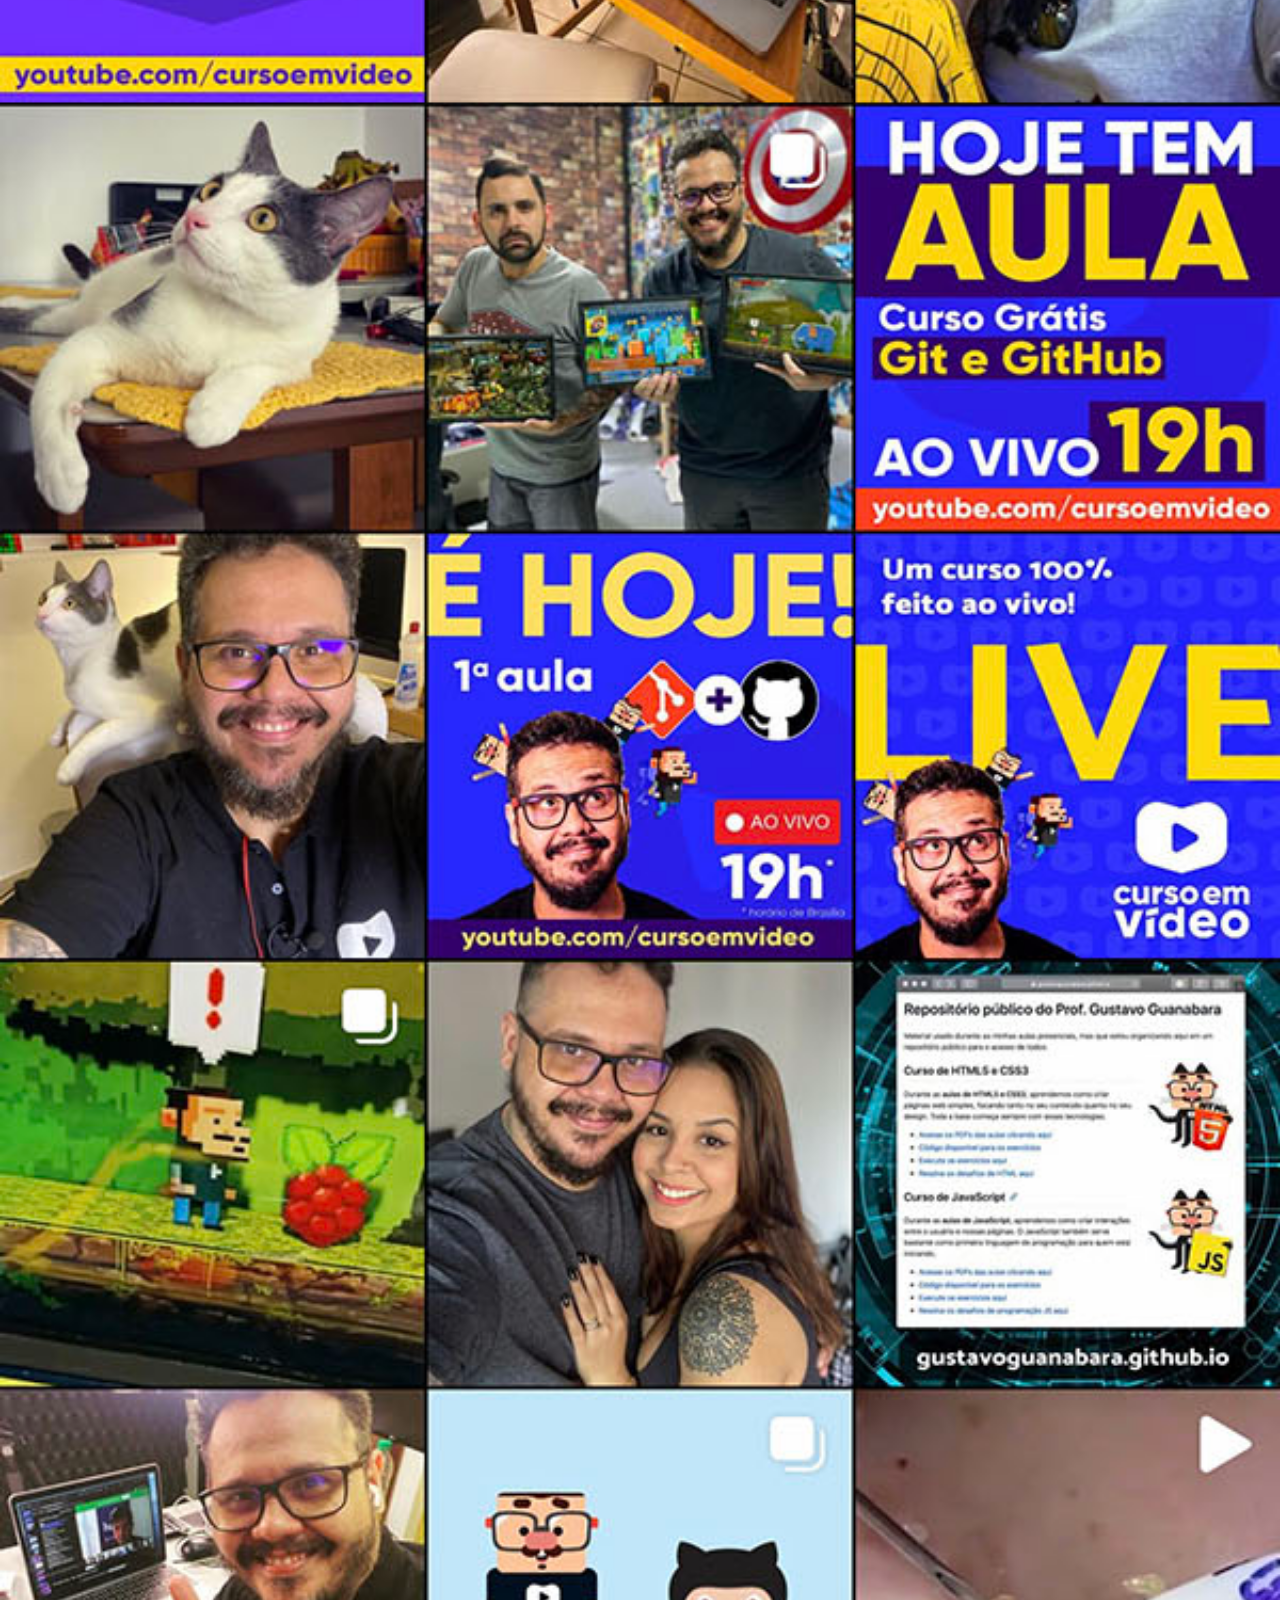
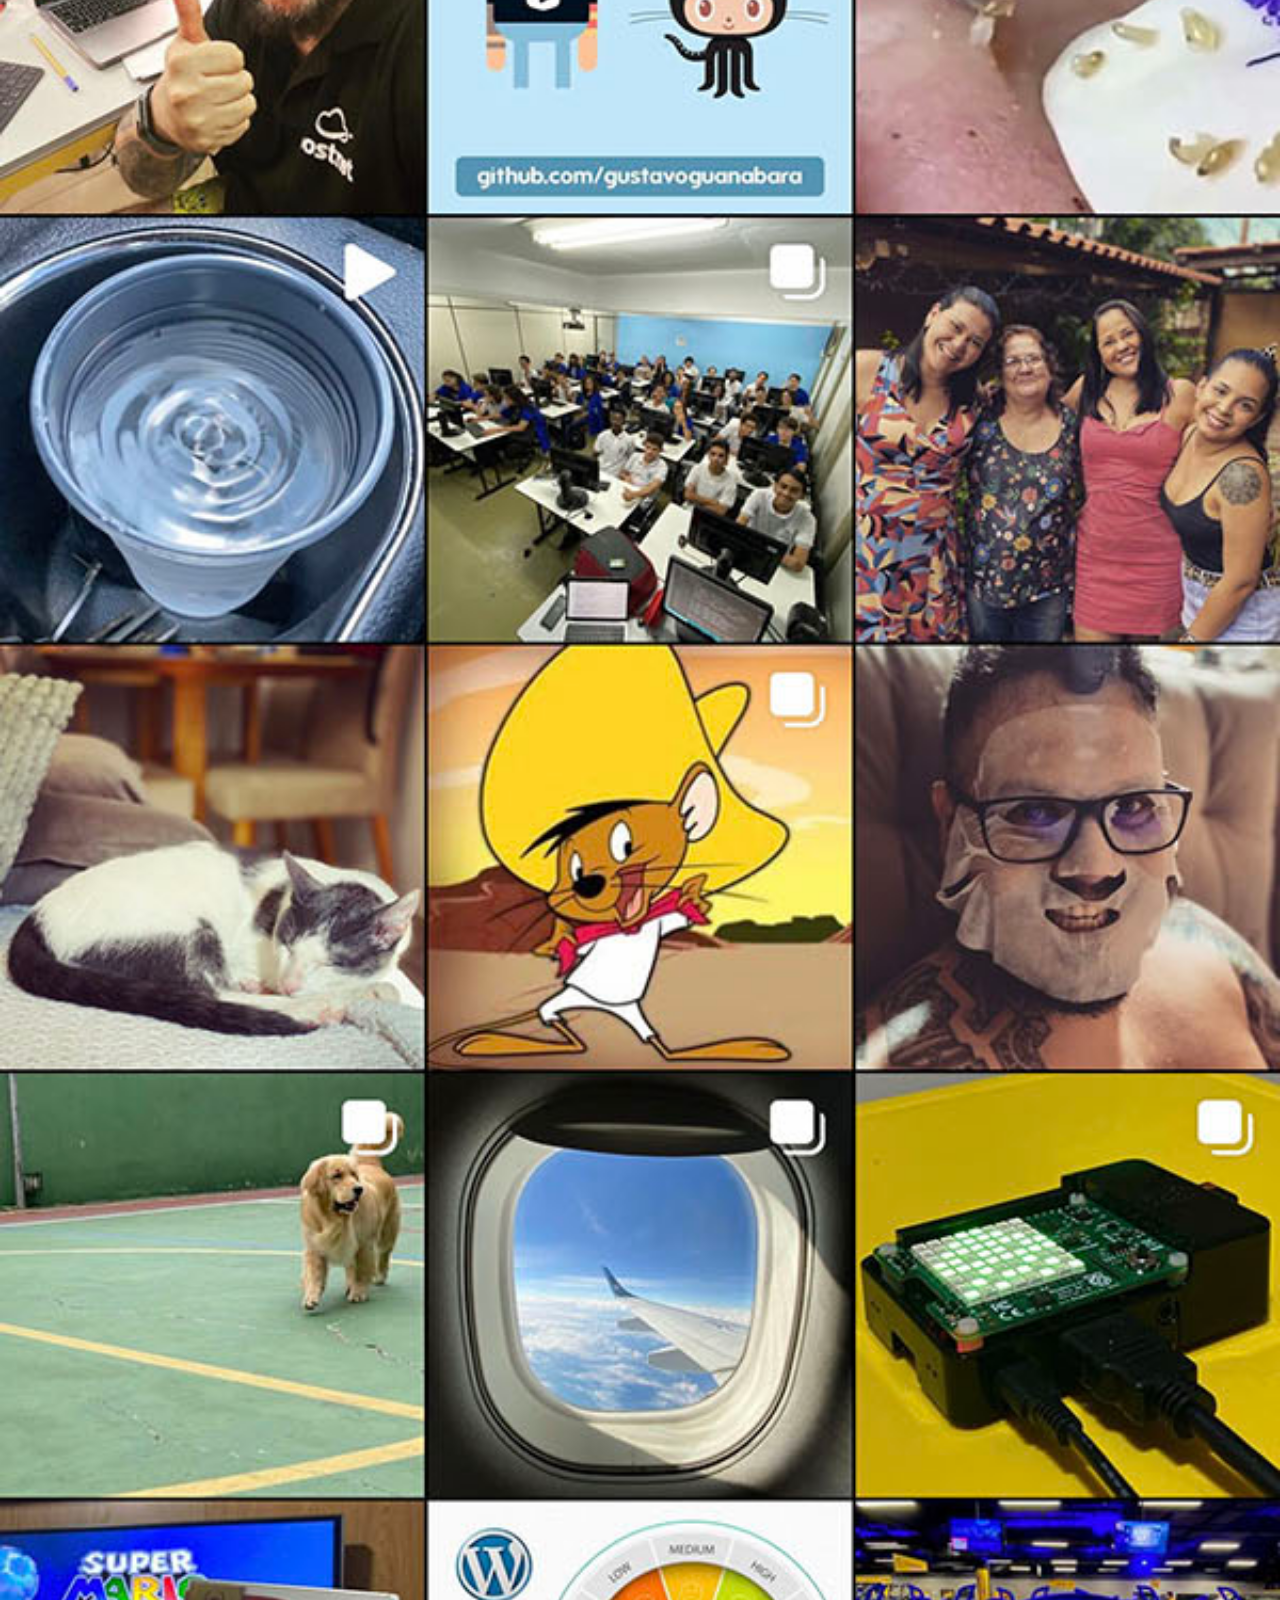
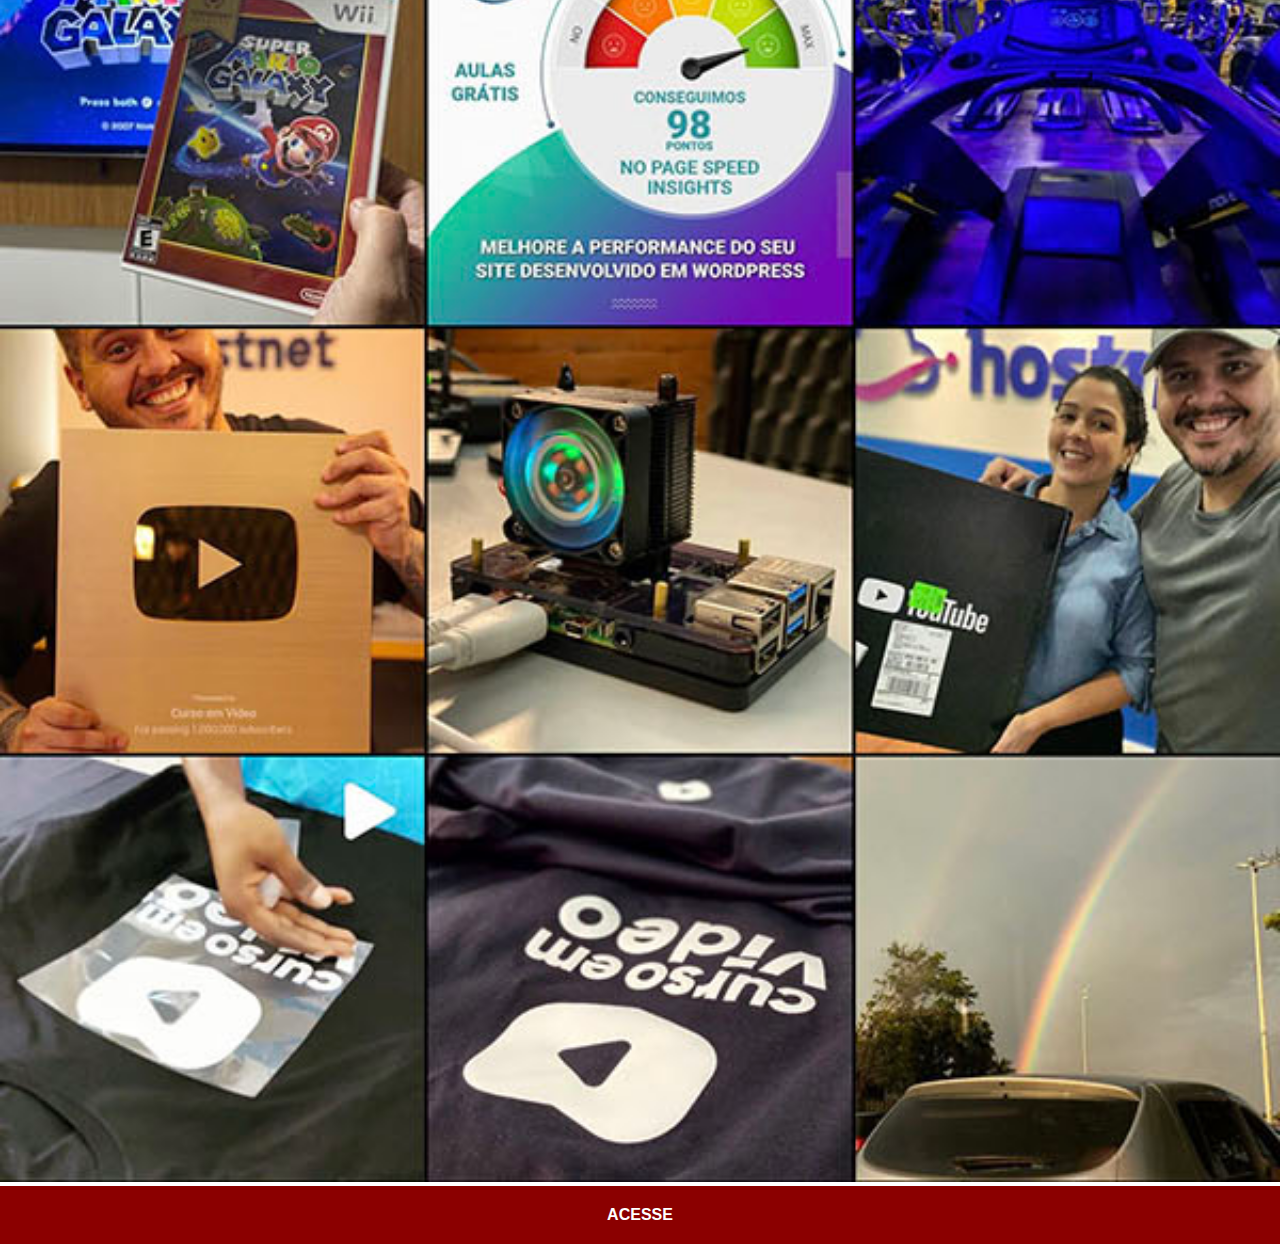
<file: instagram.html>
<!DOCTYPE html>
<html lang="pt-br">
<head>
  <meta charset="UTF-8">
  <meta name="viewport" content="width=device-width, initial-scale=1.0">
  <title>Instagram</title>
  <link rel="stylesheet" href="estilos/social.css">
</head>
<body>
    <img src="pacote-d013/imagens/tela-instagram.jpg" alt="Instagram">
    <a href="https://www.instagram.com/gustavoguanabara/" target="_blank">ACESSE</a>
</body>
</html>
</file>
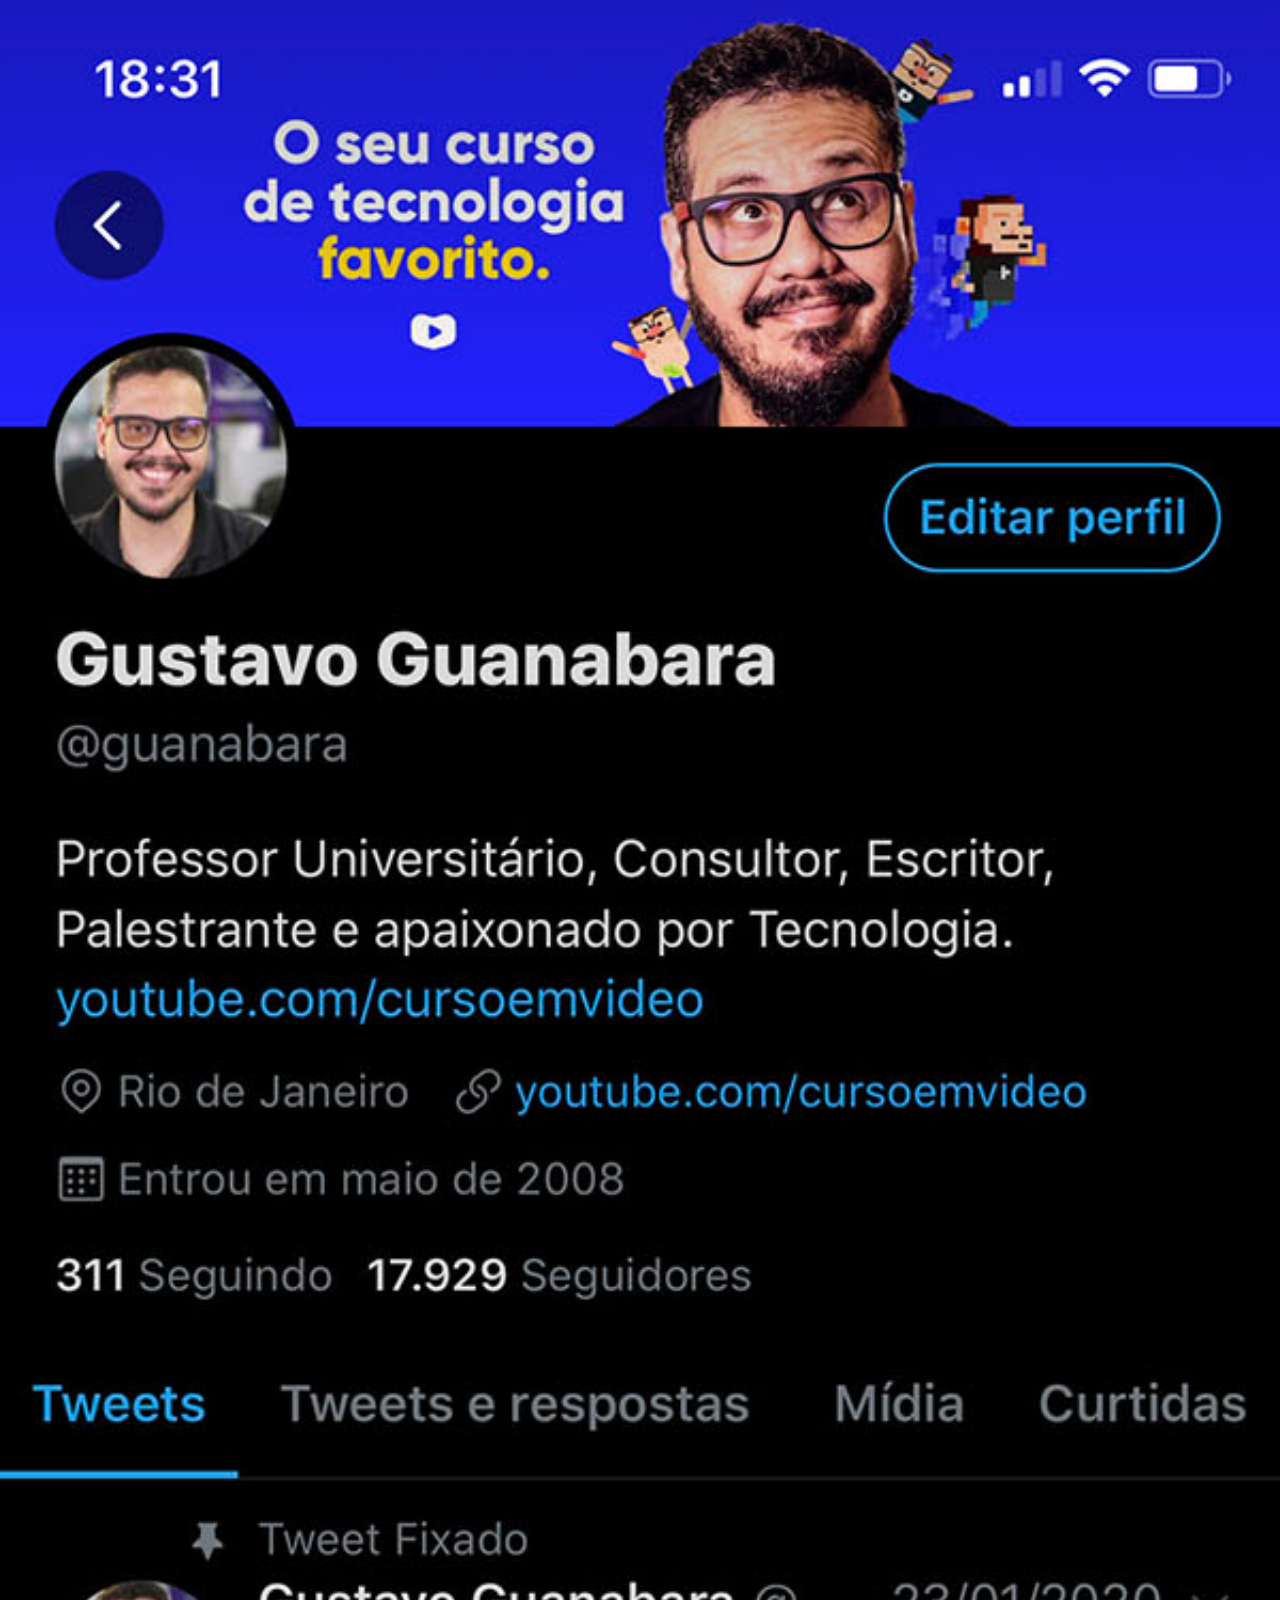
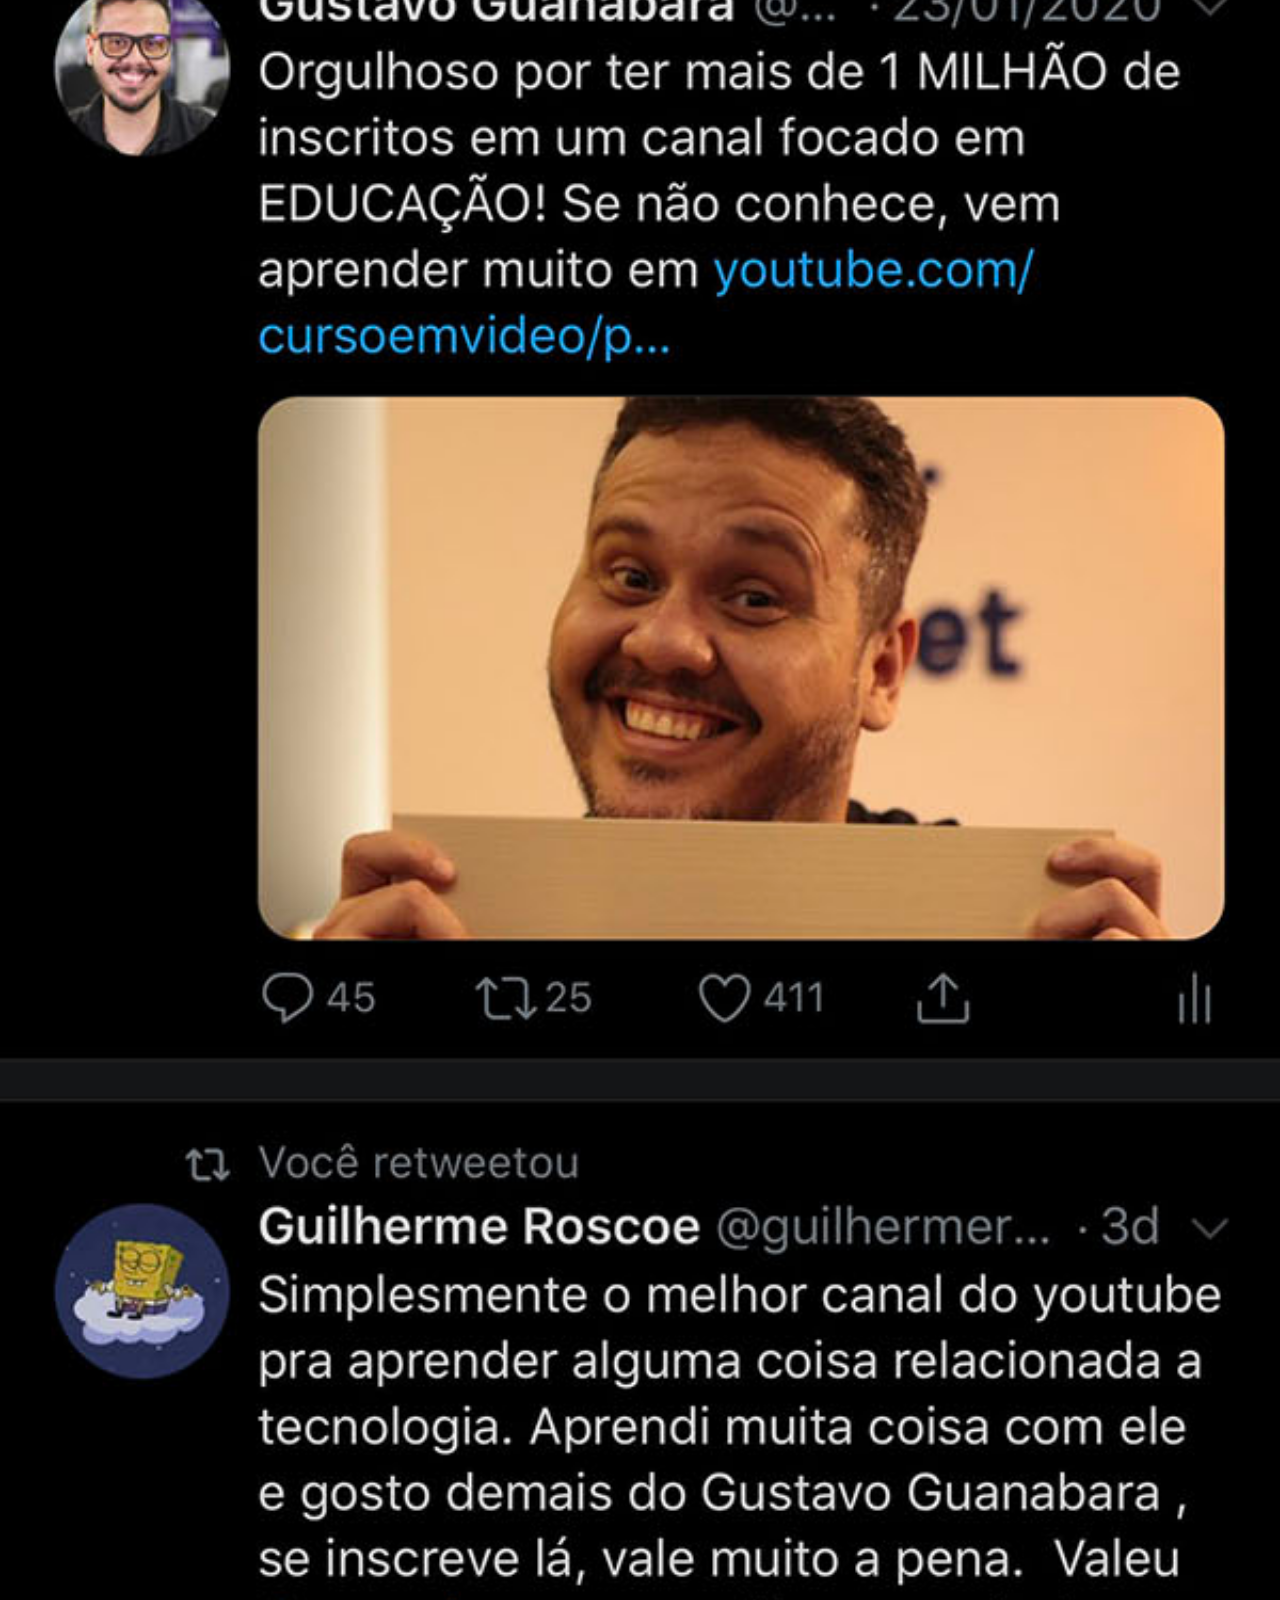
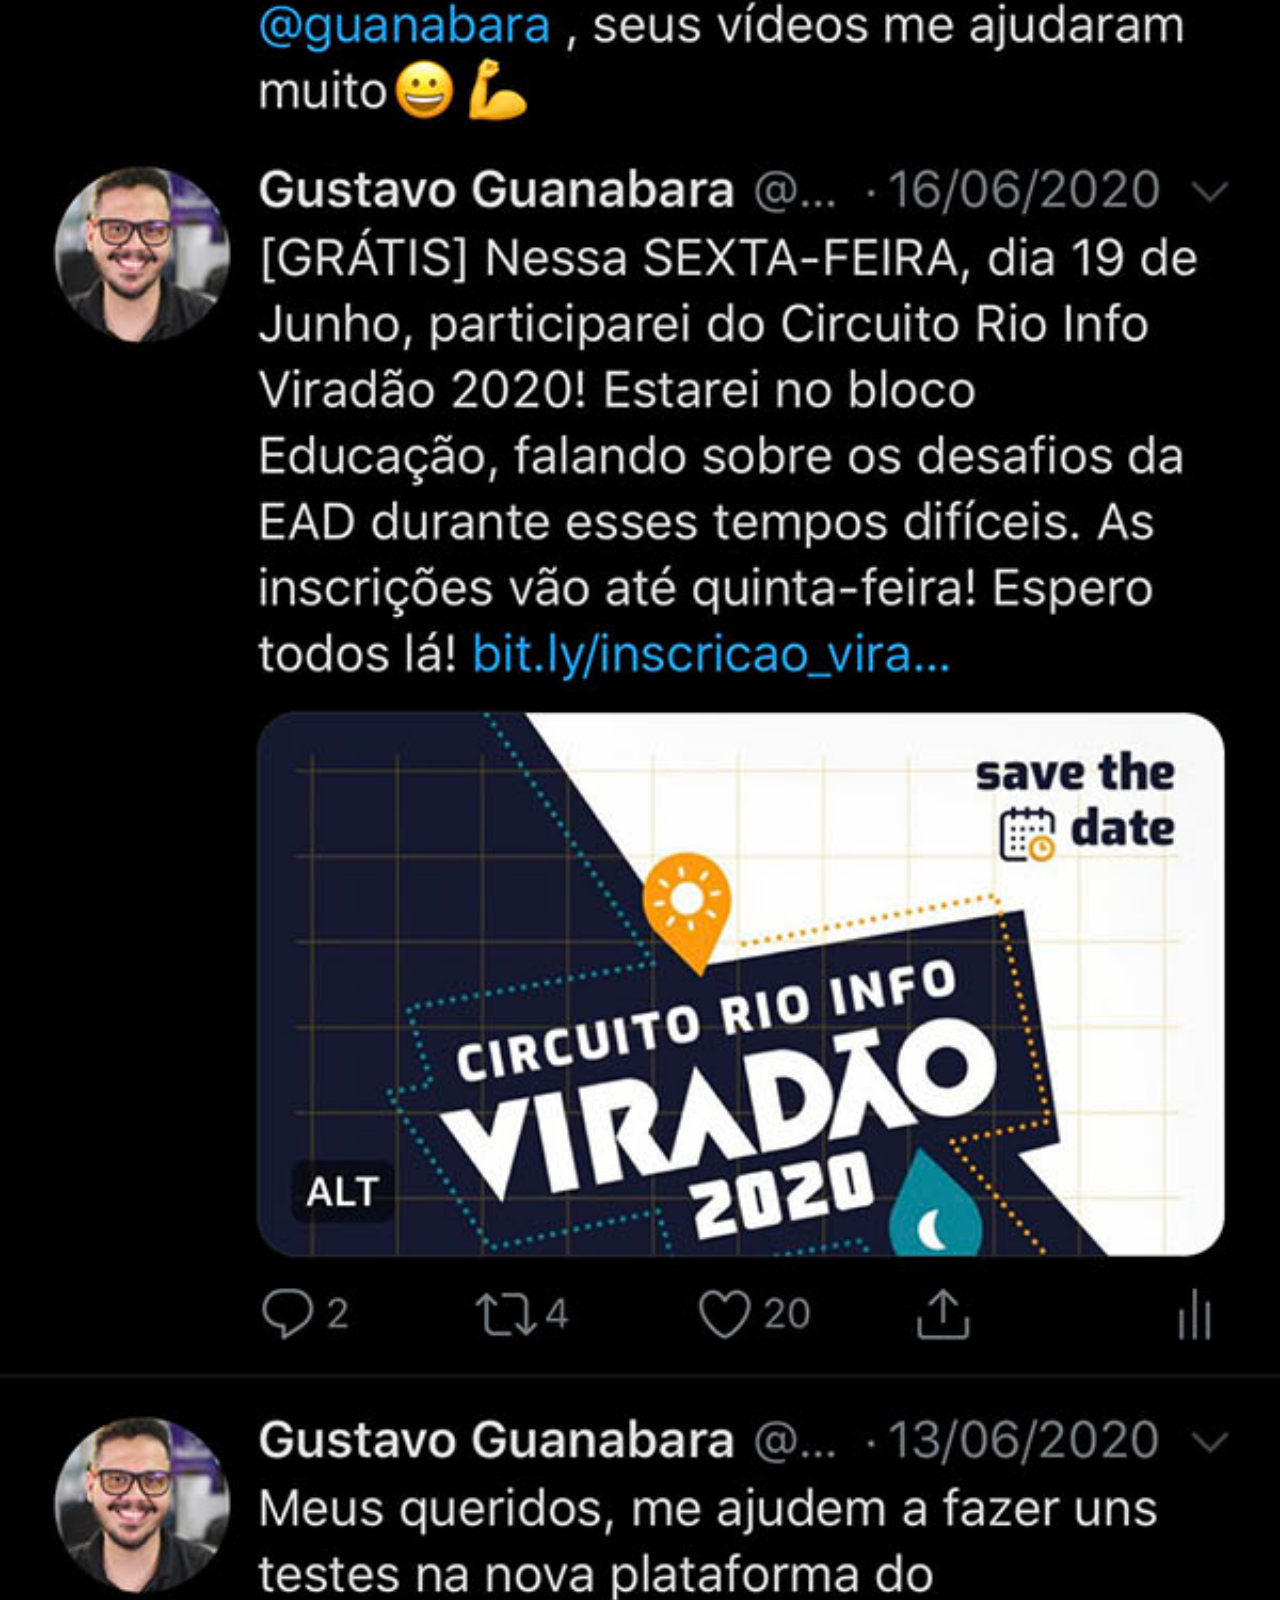
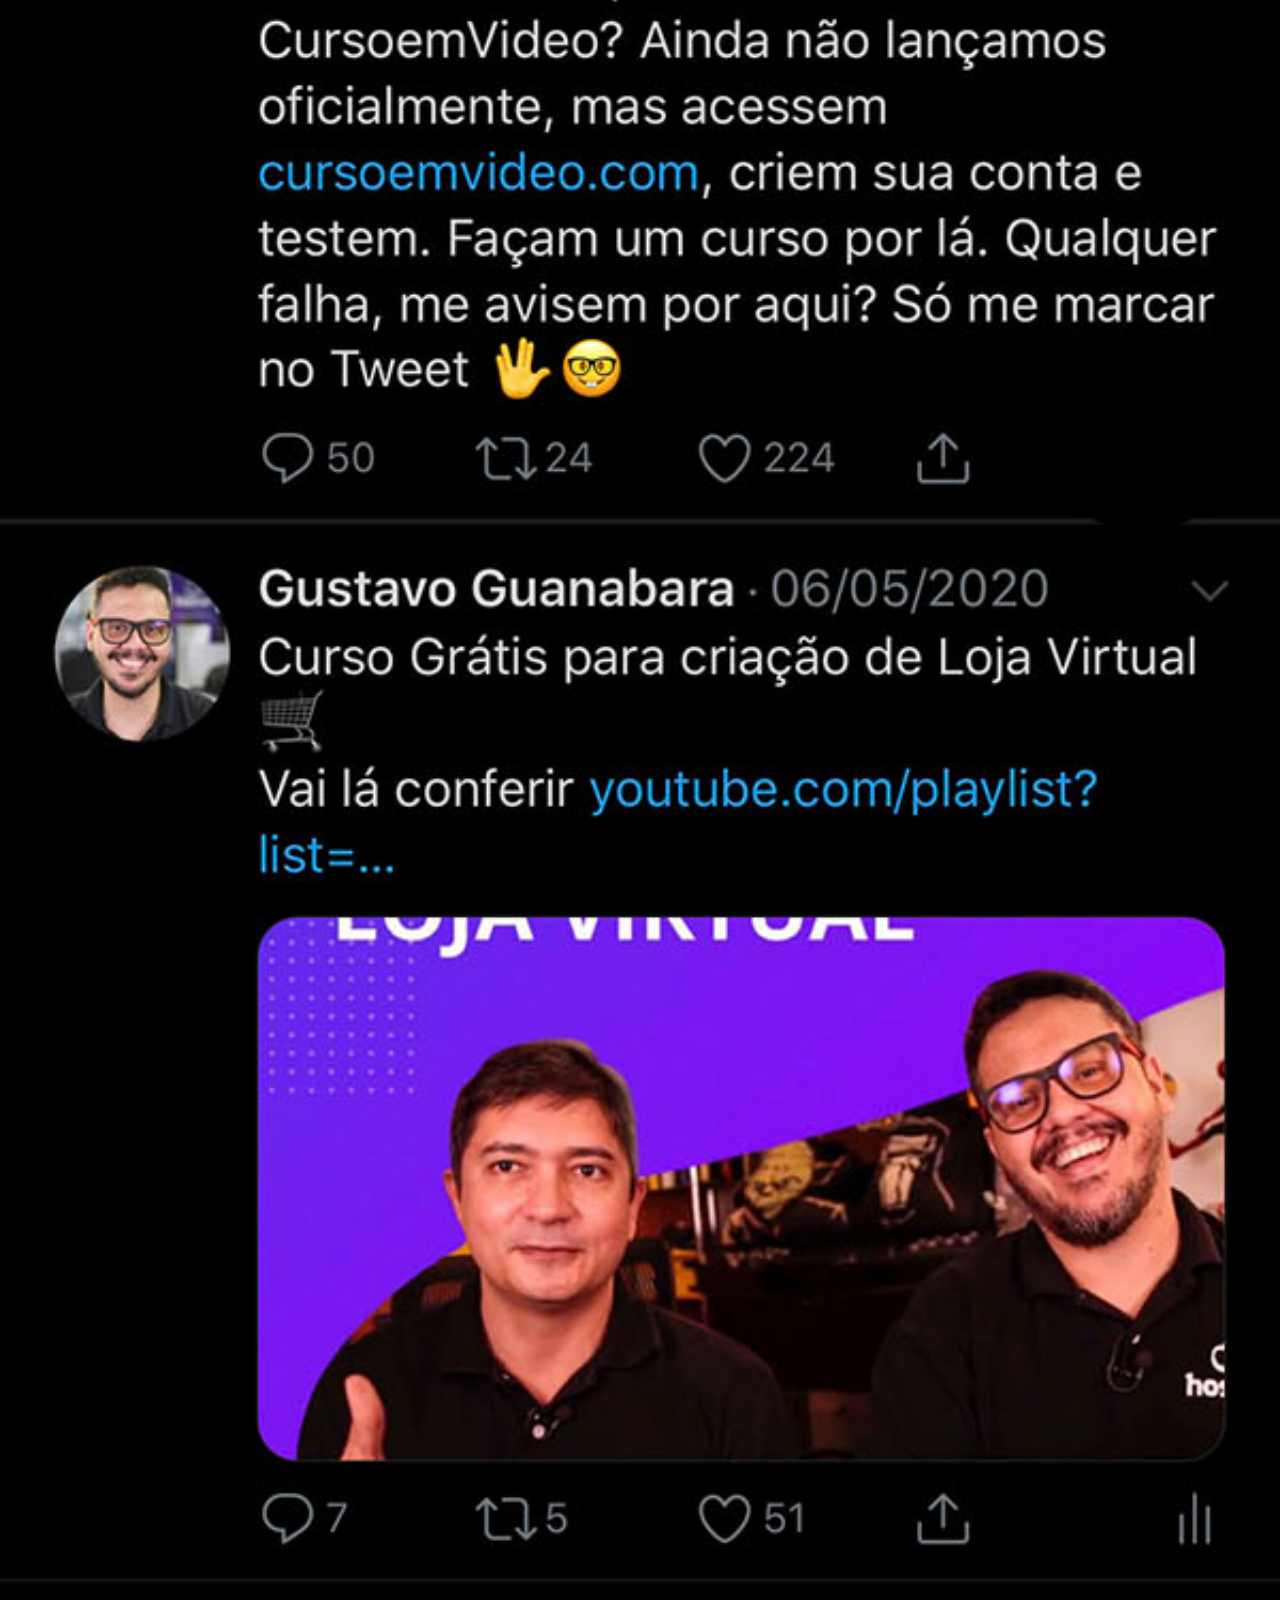
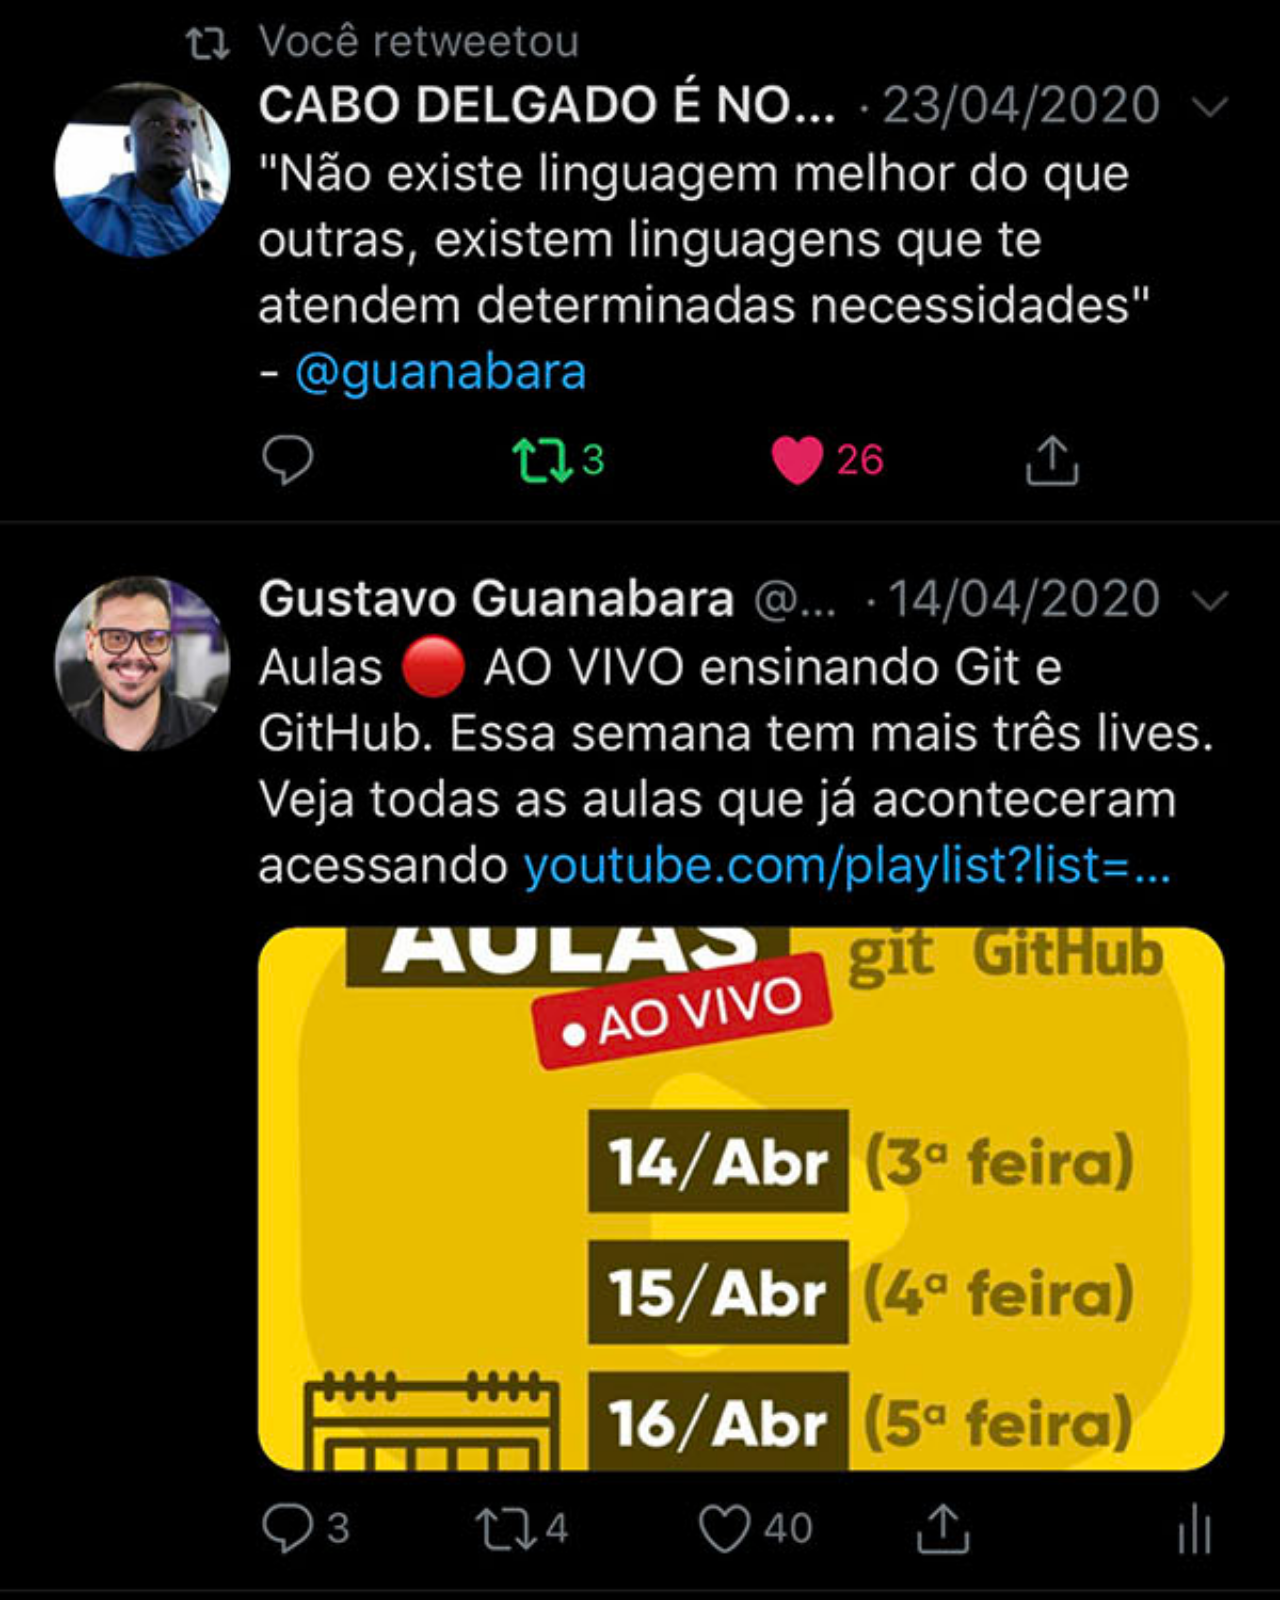
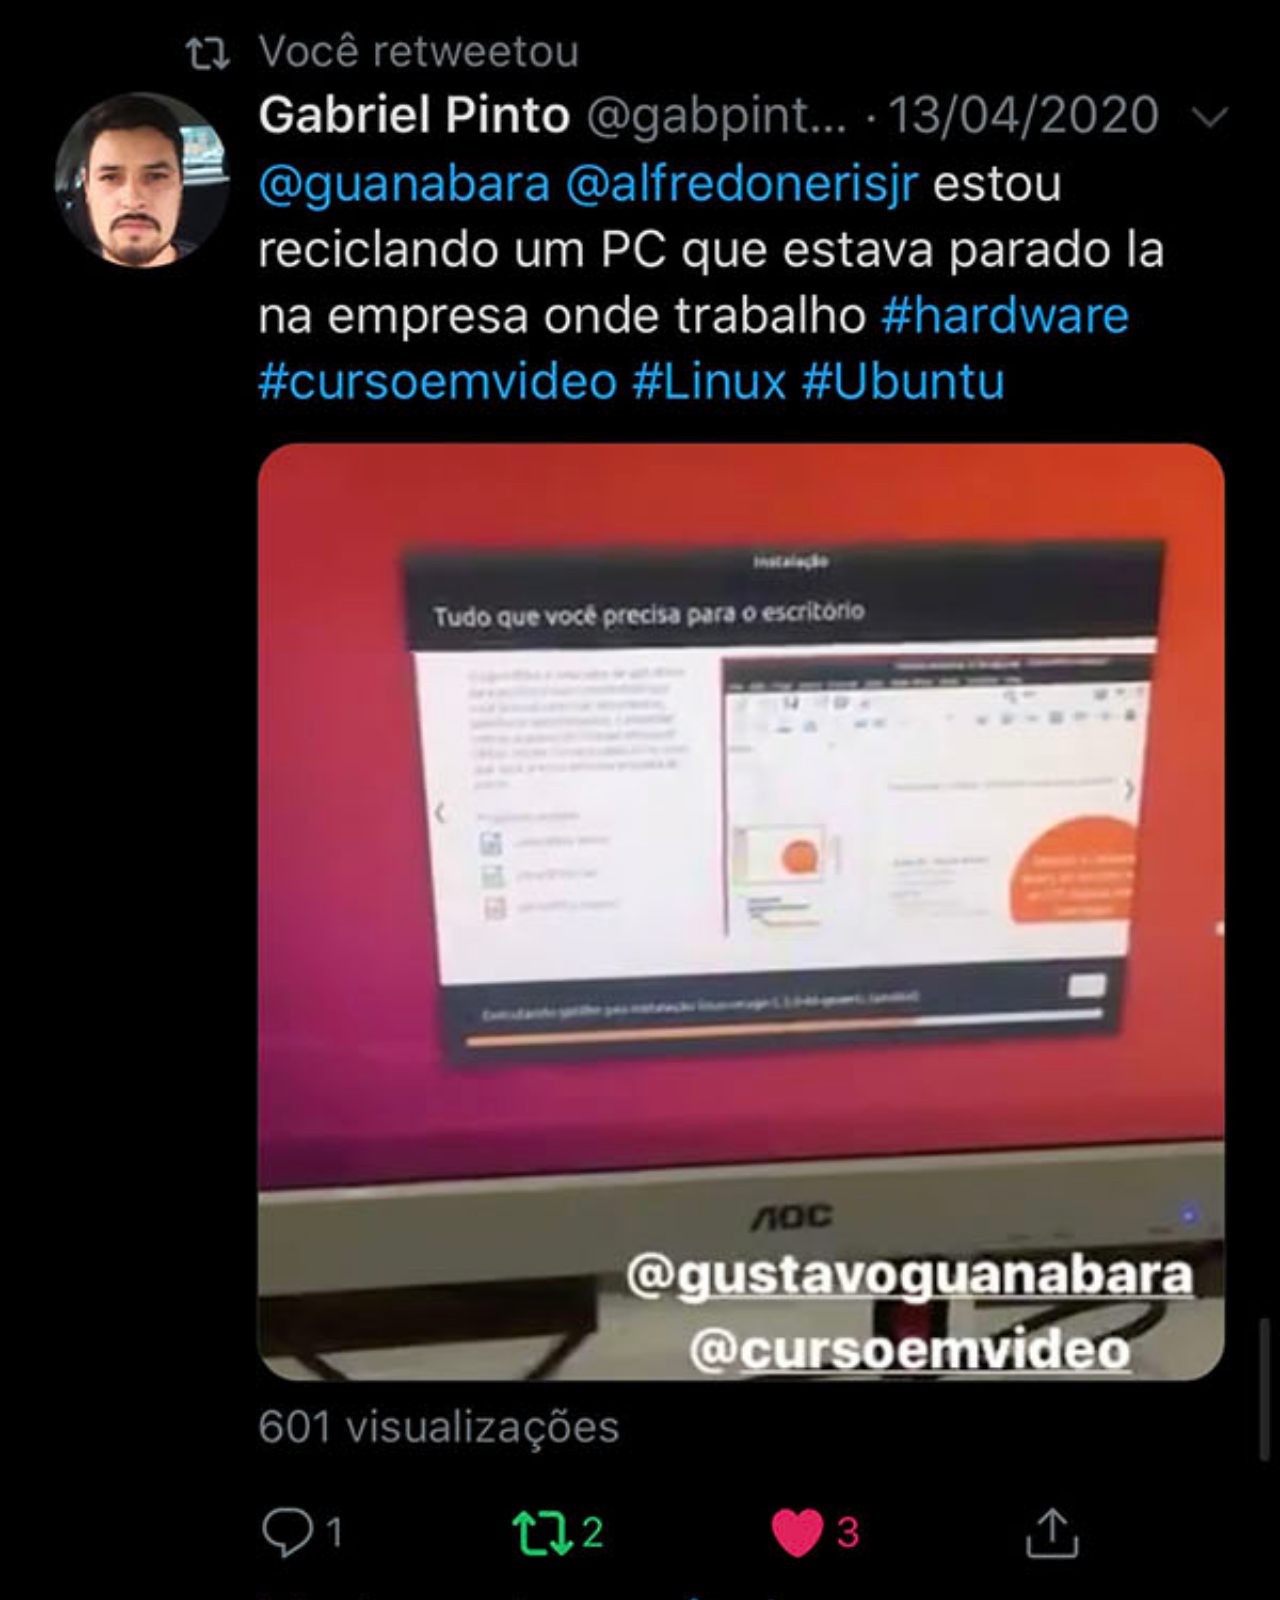
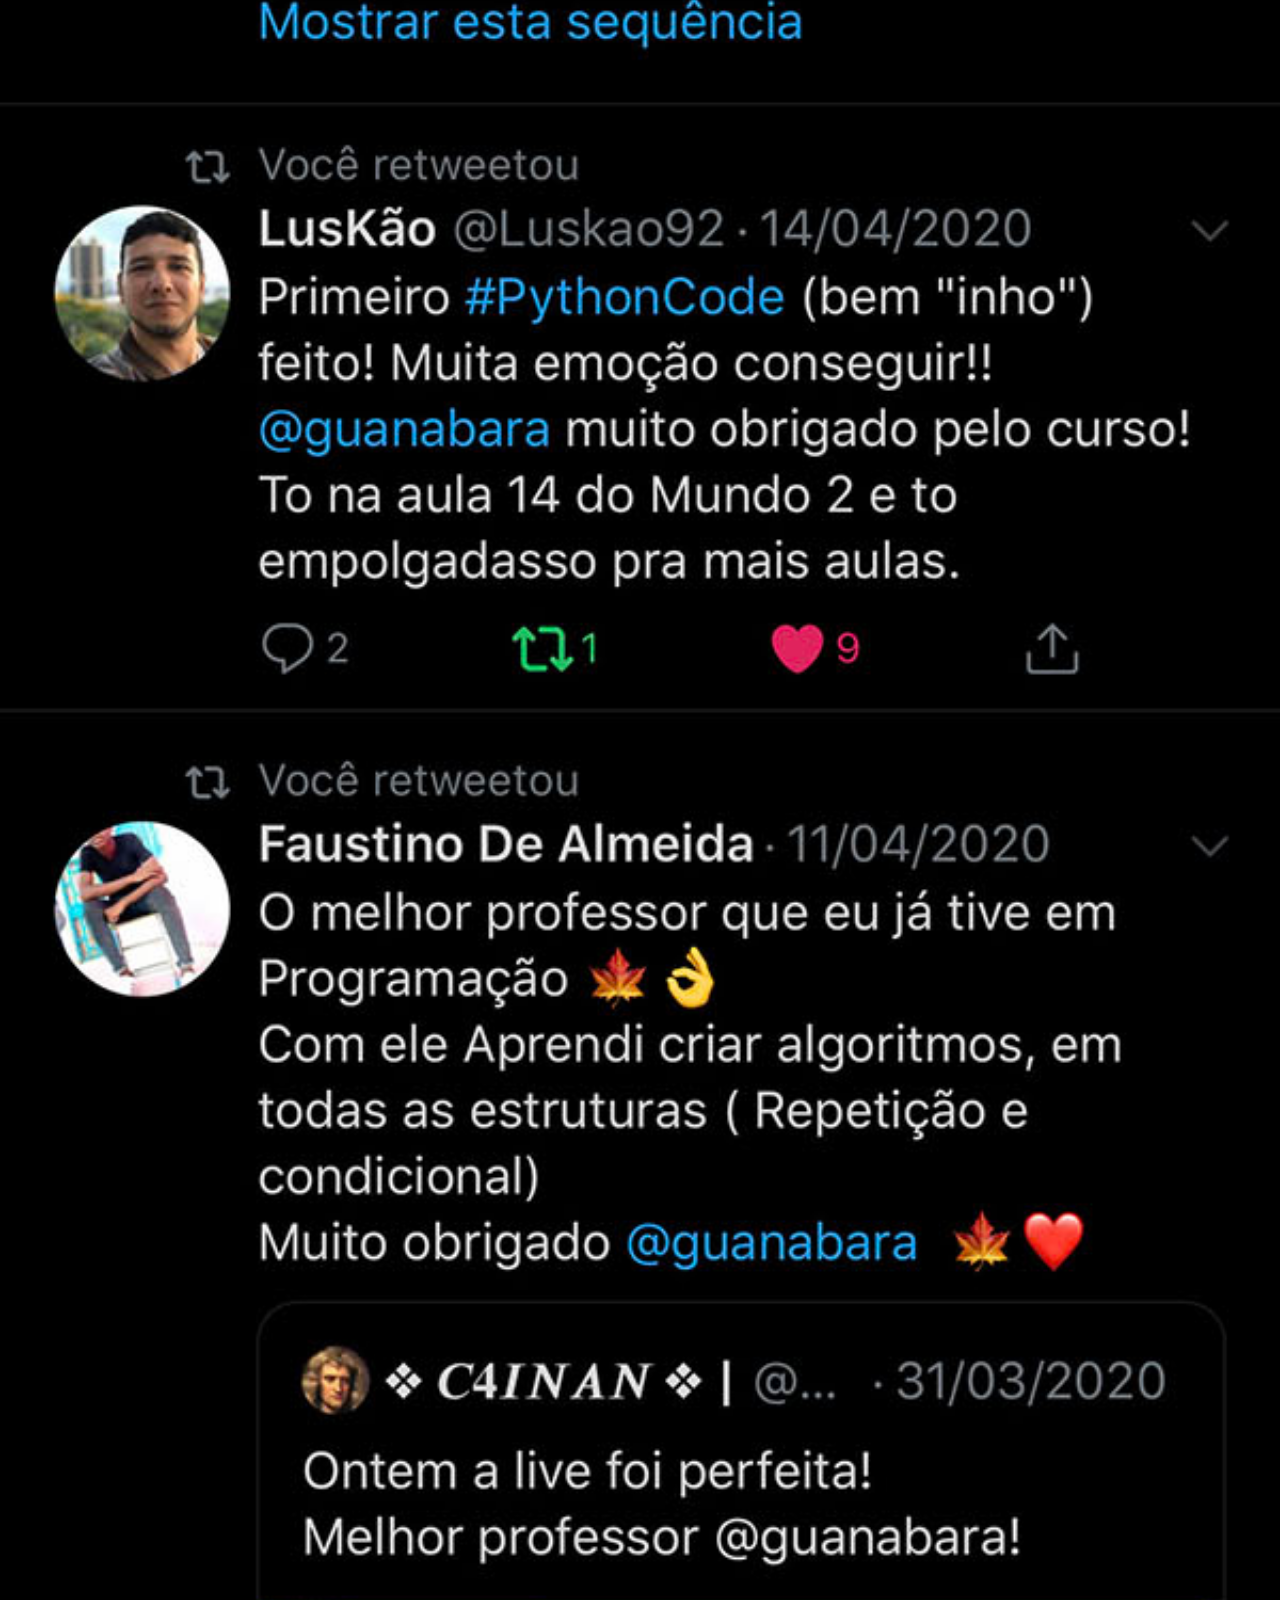
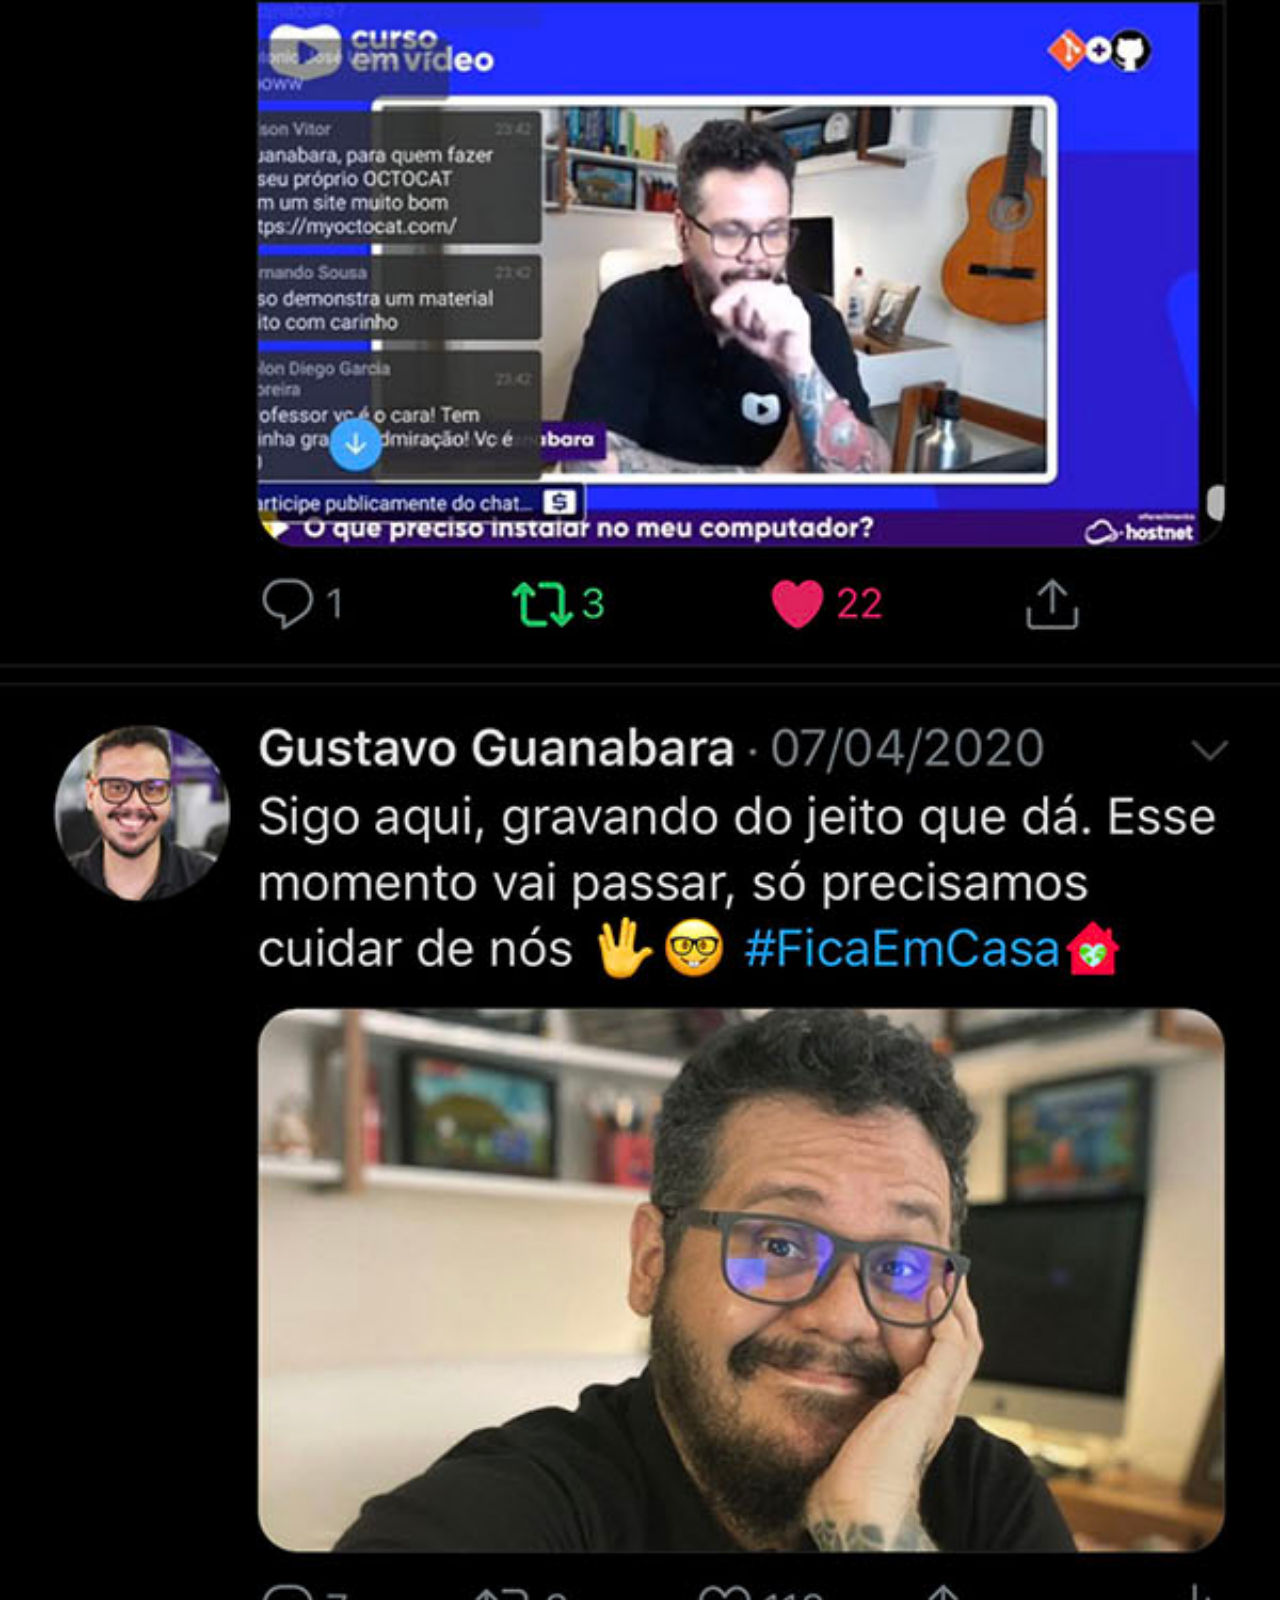
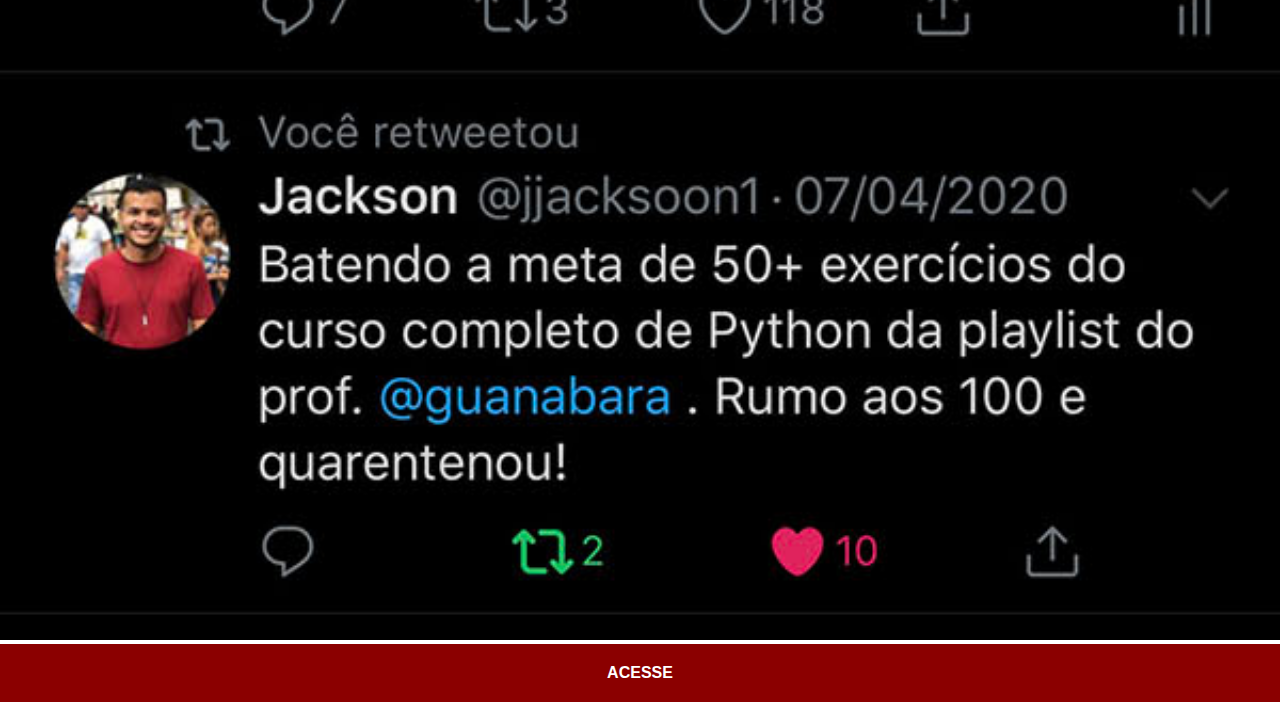
<file: twiiter.html>
<!DOCTYPE html>
<html lang="pt-br">
<head>
  <meta charset="UTF-8">
  <meta name="viewport" content="width=device-width, initial-scale=1.0">
  <title>Twitter</title>
  <link rel="stylesheet" href="estilos/social.css">
</head>
<body>
    <img src="pacote-d013/imagens/tela-twitter.jpg" alt="Twitter">
    <a href="https://x.com/guanabara" target="_blank">ACESSE</a>
</body>
</html>
</file>
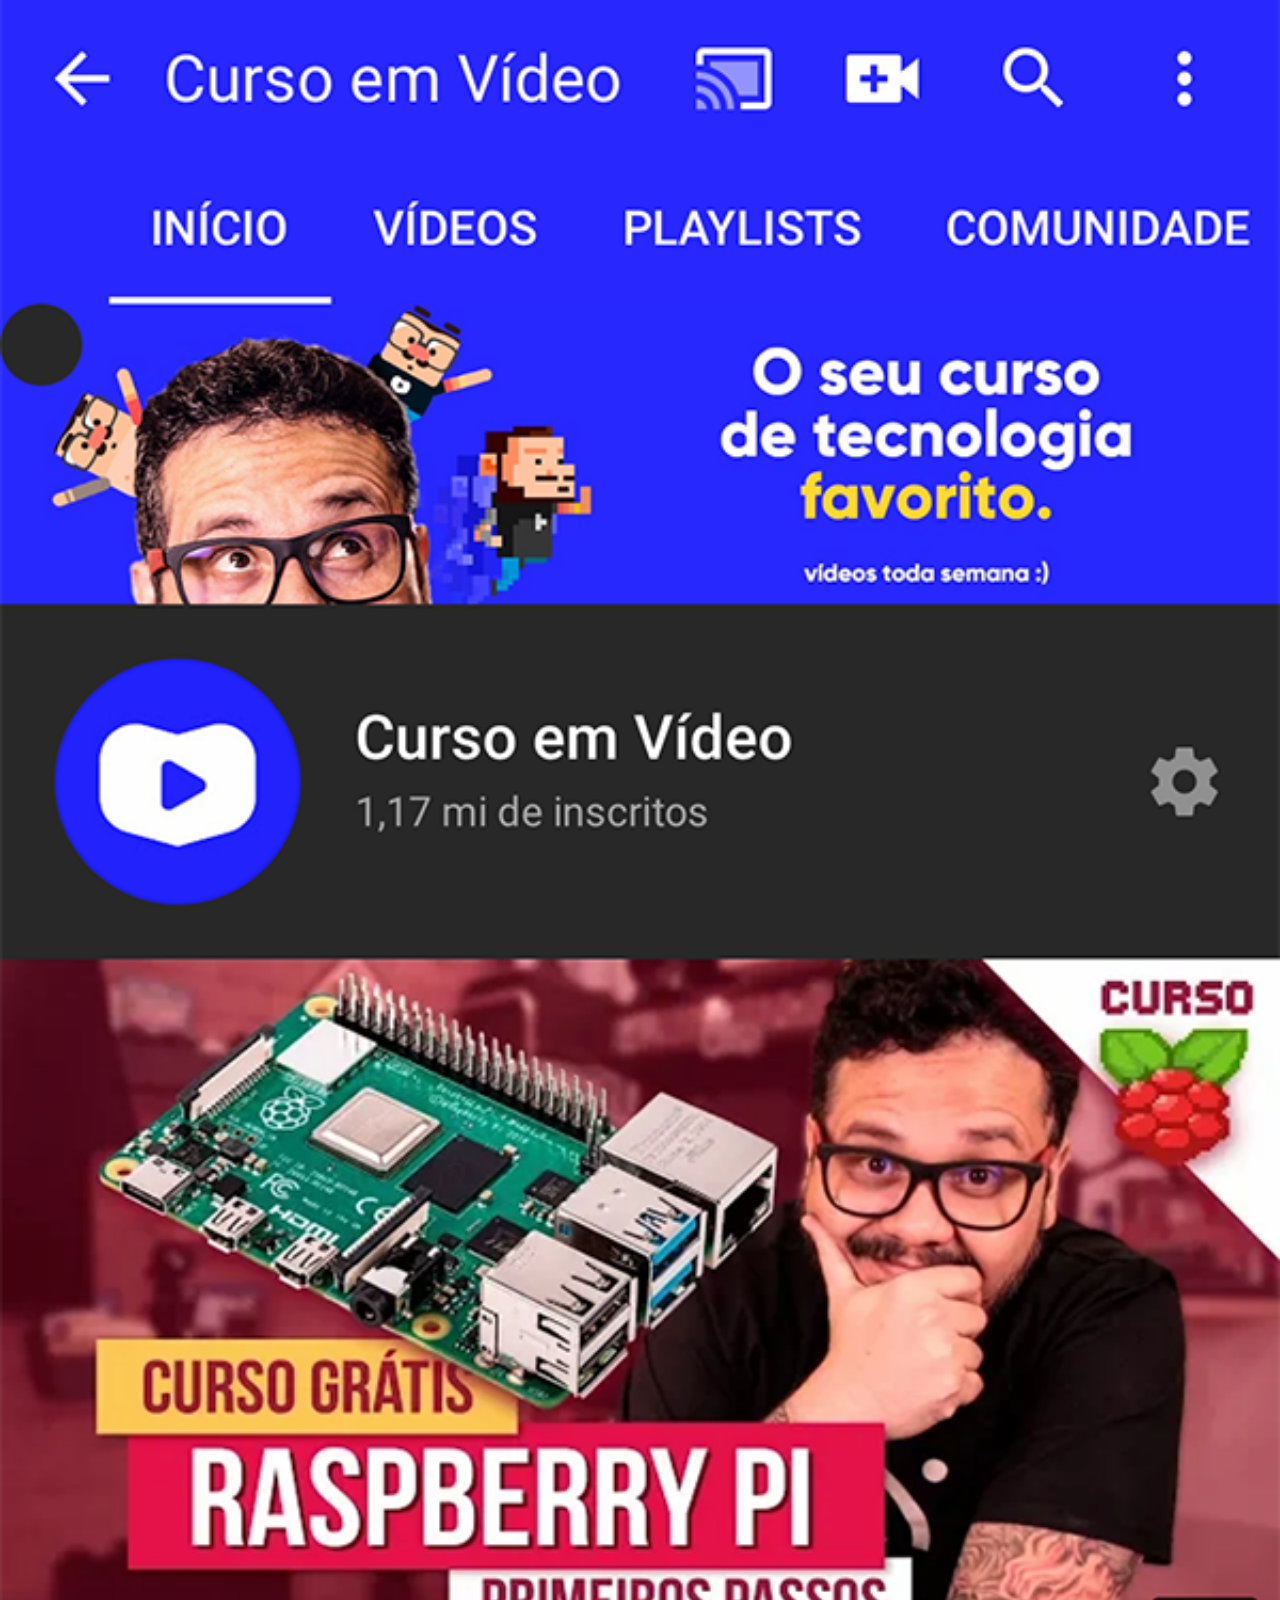
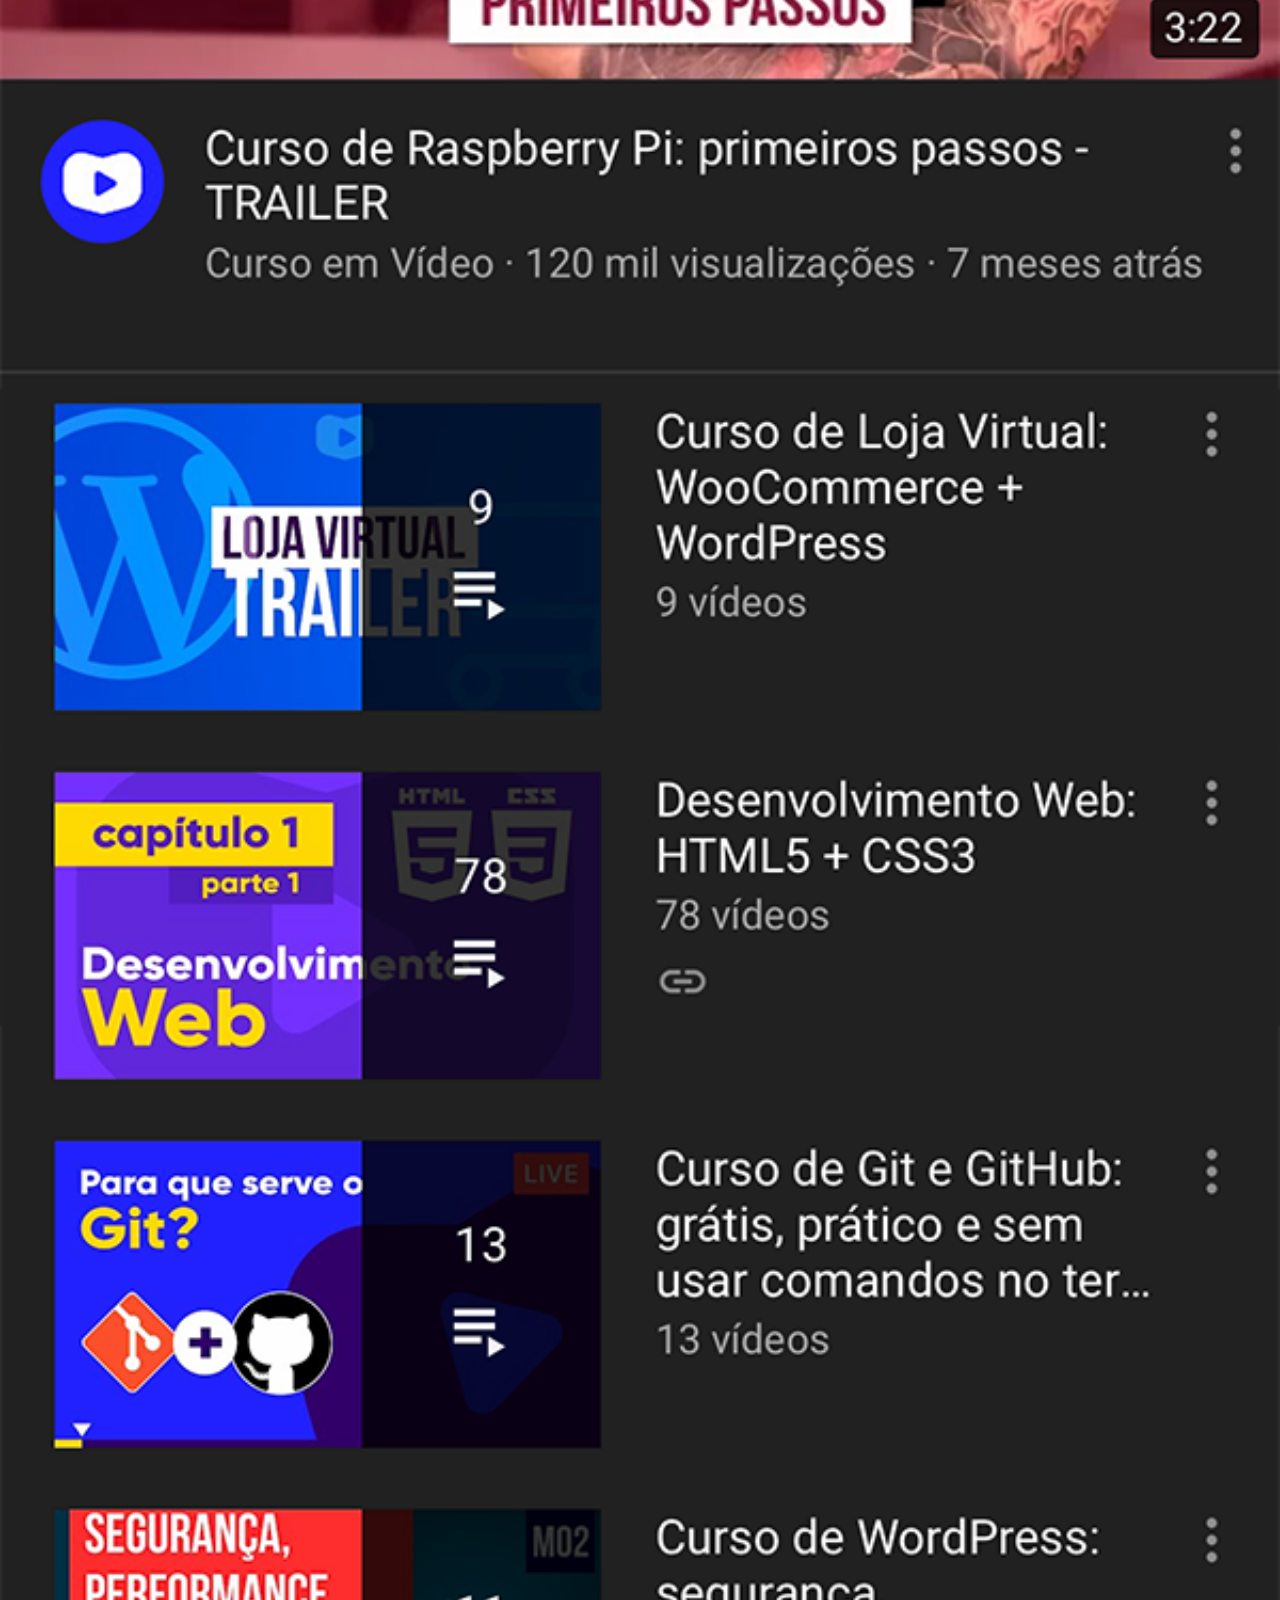
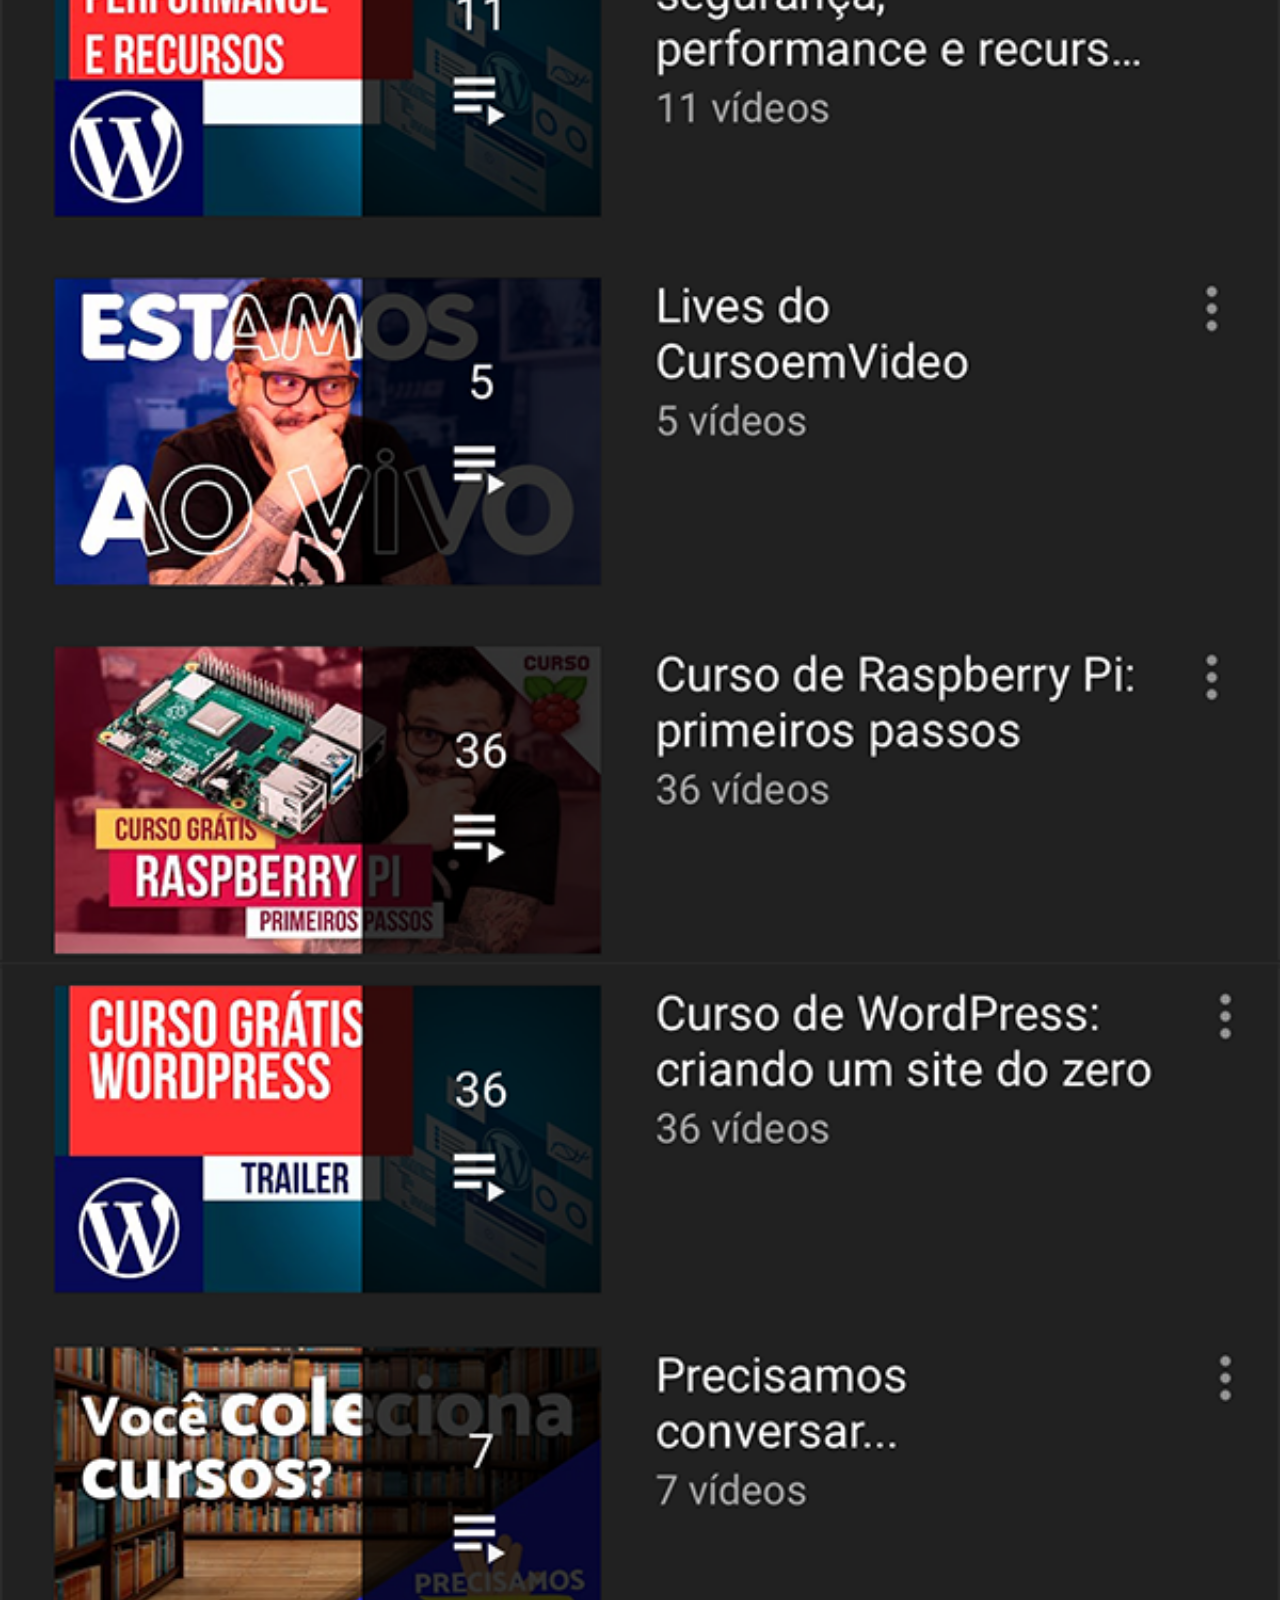
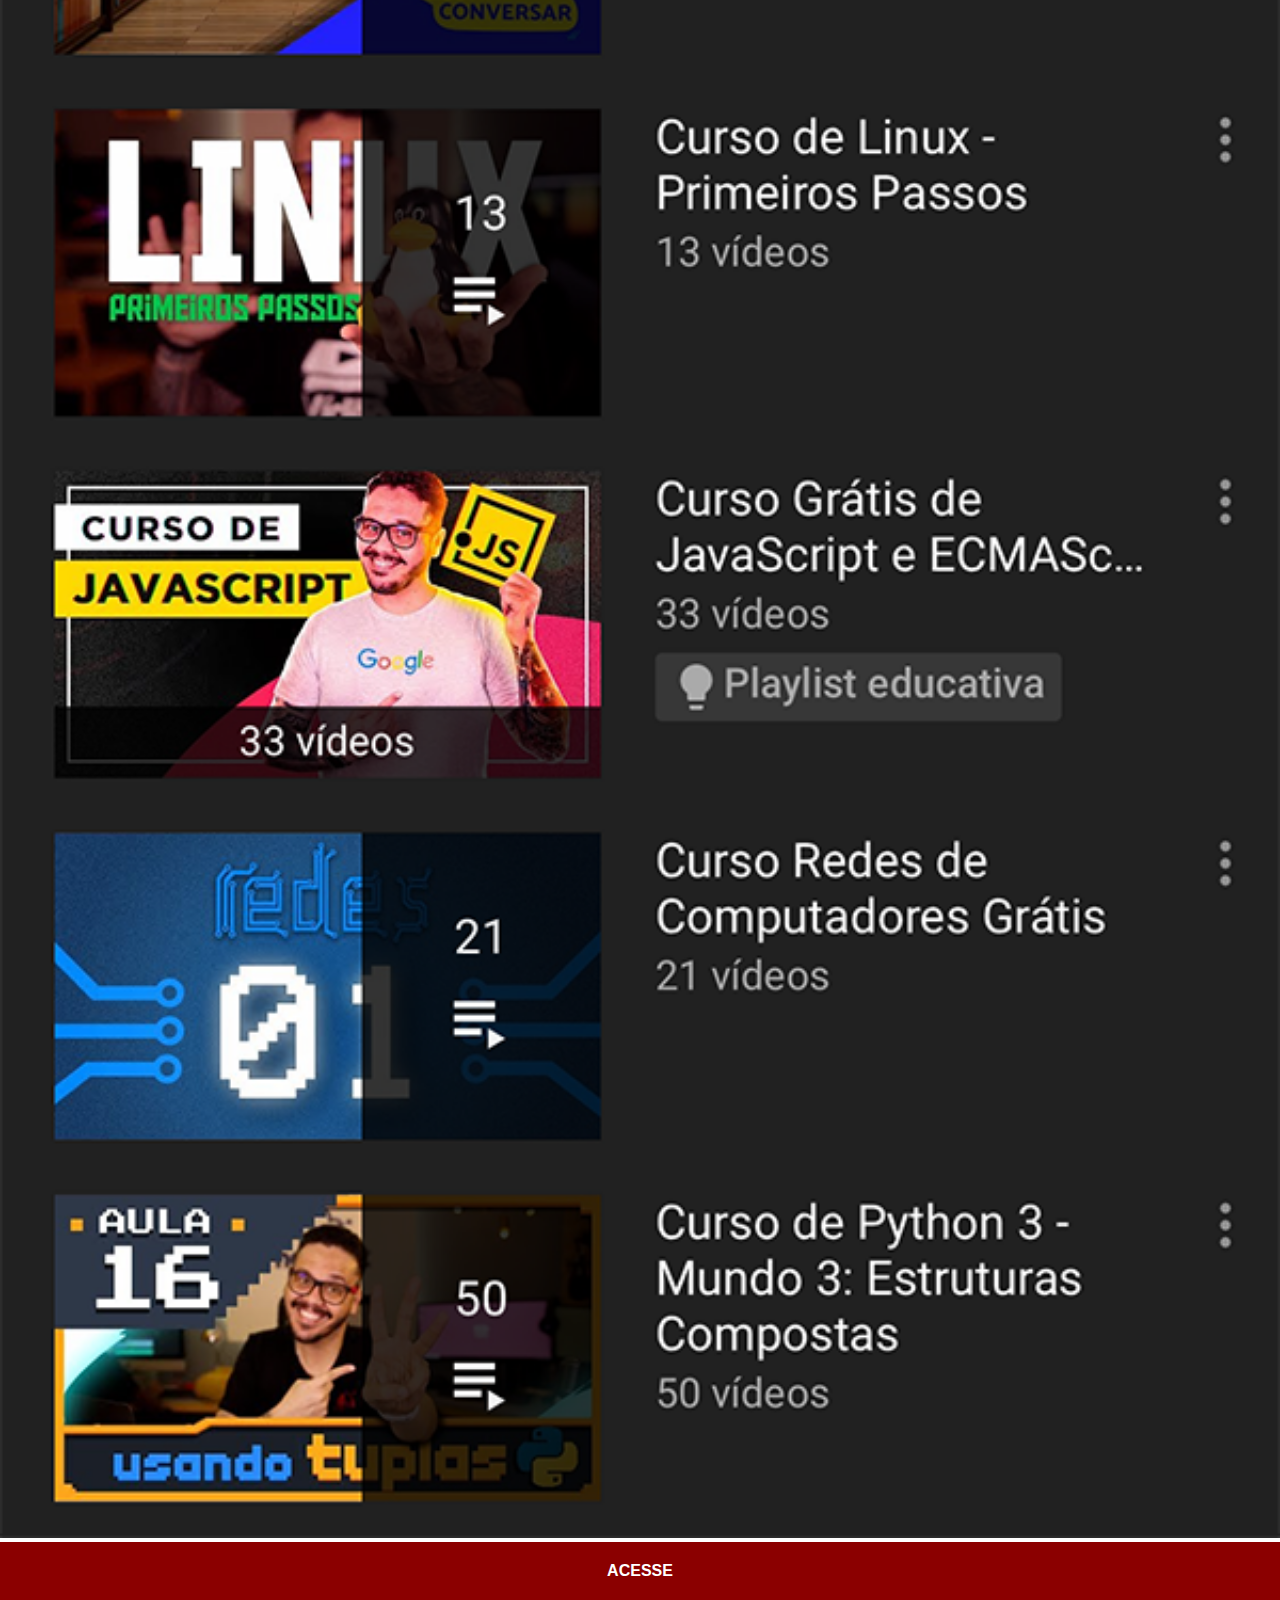
<file: yotube.html>
<!DOCTYPE html>
<html lang="pt-br">
<head>
  <meta charset="UTF-8">
  <meta name="viewport" content="width=device-width, initial-scale=1.0">
  <title>Youtube</title>
  <link rel="stylesheet" href="estilos/social.css">
</head>
<body>
    <img src="pacote-d013/imagens/tela-youtube.png" alt="Yotube">
    <a href="https://www.youtube.com/c/CursoemV%C3%ADdeo" target="_blank">ACESSE</a>
</body>
</html>
</file>
<file: estilos/style.css>
@charset "UTF-8";

* {
  margin: 0px;
  padding: 0px;
}

html, body{
  height: 100vh;
  width: 100vw;
  background-color: black;
}

main{
  height: 100vh;
  position: relative;
  
}

body{
  background: url('../pacote-d013/imagens/fundo-madeira.jpg') no-repeat top center;

  background-size: cover;
  background-attachment: fixed;
}

section#telefone{
  position: absolute;
  top: 50%;
  left: 50%;
  transform: translate(-50%, -50%);

  height: 627px;
  width: 310px;
  
  background: url('../pacote-d013/imagens/frame-iphone.png') no-repeat;
}

iframe{
  position: relative;
  top: 80px;
  left: 22px;
  width: 267px;
  height: 471px;
}

section#redes-sociais{
  text-align: right;
}

section#redes-sociais img{
  width: 50px;
  margin: 10px;
  border-radius: 50%;
  box-shadow: 2px 2px 5px rgba(0, 0, 0, 0.404);
  box-sizing: border-box;
}

section#redes-sociais img:hover{
  border: 2px solid rgba(255, 255, 255, 0.602);
  transform: translate(-3px, -3px);
  box-shadow: 5px 5px 10px rgba(0, 0, 0, 0.77);
  transition: transform .6s;
}
</file>
<file: estilos/social.css>
@charset "UTF-8";

::-webkit-scrollbar{
  width: 0px;
  height: 0px;
}

*{
  margin: 0px;
  padding: 0px;
  font-family: Arial, Helvetica, sans-serif;
}

img{
    width: 100vw;
}

a{
    display: block;
    background-color: darkred;
    color: white;
    padding: 20px;
    text-align: center;
    font-weight: bolder;
    text-decoration: none;
}

a:hover{
  background-color: rgba(255, 0, 0, 0.733);
}
</file>
